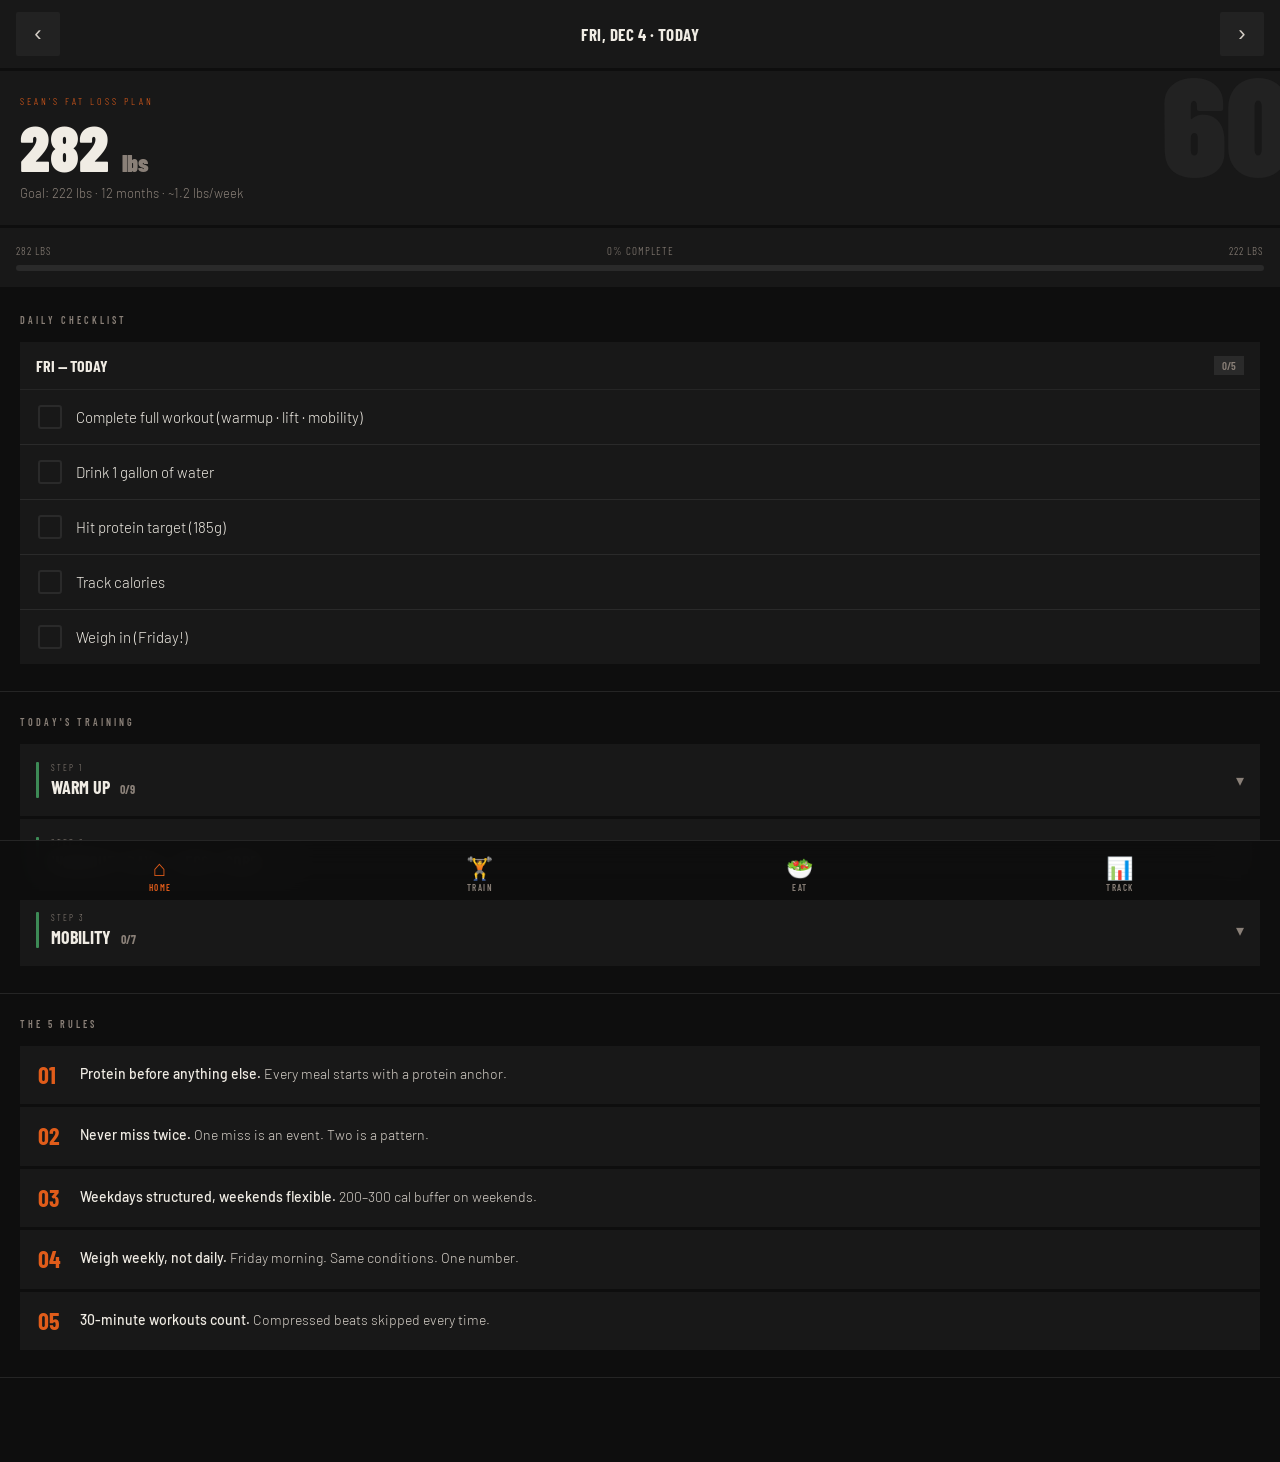
<file: index.html>
<!DOCTYPE html>
<html lang="en">
<head>
<meta charset="UTF-8">
<meta name="viewport" content="width=device-width, initial-scale=1.0, viewport-fit=cover">
<meta name="apple-mobile-web-app-capable" content="yes">
<meta name="apple-mobile-web-app-status-bar-style" content="black-translucent">
<title>Lose 60 · Sean's Plan</title>
<link href="https://fonts.googleapis.com/css2?family=Barlow+Condensed:wght@400;600;700;900&family=Barlow:wght@300;400;500&display=swap" rel="stylesheet">
<link rel="stylesheet" href="styles.css">
</head>
<body>

<!-- PAGE: HOME -->
<div class="page active" id="page-home">
  <div id="date-picker"></div>
  <div class="hero-block">
    <div class="hero-label">Sean's Fat Loss Plan</div>
    <div class="hero-weight" id="hero-current">282 <span>lbs</span></div>
    <div class="hero-goal">Goal: 222 lbs · 12 months · ~1.2 lbs/week</div>
  </div>

  <div id="home-progress-wrap" style="background:var(--surface);padding:16px;margin-bottom:3px;">
    <div class="progress-label">
      <span>282 lbs</span>
      <span id="home-progress-pct">0% complete</span>
      <span>222 lbs</span>
    </div>
    <div class="progress-track"><div class="progress-fill" id="home-progress-fill" style="width:0%"></div></div>
  </div>

  <div class="section">
    <div class="section-label">Daily Checklist</div>
    <div id="today-check"></div>
  </div>

  <div class="section">
    <div class="section-label">Today's Training</div>
    <div id="today-training"></div>
  </div>

  <div class="section">
    <div class="section-label">The 5 Rules</div>
    <div class="rule-item"><div class="rule-num">01</div><div class="rule-text"><strong>Protein before anything else.</strong> Every meal starts with a protein anchor.</div></div>
    <div class="rule-item"><div class="rule-num">02</div><div class="rule-text"><strong>Never miss twice.</strong> One miss is an event. Two is a pattern.</div></div>
    <div class="rule-item"><div class="rule-num">03</div><div class="rule-text"><strong>Weekdays structured, weekends flexible.</strong> 200–300 cal buffer on weekends.</div></div>
    <div class="rule-item"><div class="rule-num">04</div><div class="rule-text"><strong>Weigh weekly, not daily.</strong> Friday morning. Same conditions. One number.</div></div>
    <div class="rule-item"><div class="rule-num">05</div><div class="rule-text"><strong>30-minute workouts count.</strong> Compressed beats skipped every time.</div></div>
  </div>
</div>

<!-- PAGE: TRAIN -->
<div class="page" id="page-train">
  <div class="page-header">
    <div class="eyebrow">Warmup · Workout · Mobility</div>
    <div class="page-title">Train<em>ing</em></div>
    <div class="page-sub">Select your day. Everything in order — warmup first, then the lift, then mobility.</div>
  </div>

  <div class="section" style="padding-bottom:0;">
    <div class="section-label">Weekly Schedule</div>
    <div class="week-grid">
      <div class="day-block lift-a"><div class="db-day">Mon</div><div class="db-type">Push</div><div class="db-detail">Chest<br>Shoulder<br>Tri</div></div>
      <div class="day-block cardio"><div class="db-day">Tue</div><div class="db-type">Bike</div><div class="db-detail">Zone 2<br>35–45m</div></div>
      <div class="day-block lift-b"><div class="db-day">Wed</div><div class="db-type">Pull</div><div class="db-detail">Back<br>Bi<br>Rear delt</div></div>
      <div class="day-block rest"><div class="db-day">Thu</div><div class="db-type">Rest</div><div class="db-detail">Walk if<br>possible</div></div>
      <div class="day-block lift-c"><div class="db-day">Fri</div><div class="db-type">Legs</div><div class="db-detail">Legs<br>+ Core</div></div>
      <div class="day-block cardio"><div class="db-day">Sat</div><div class="db-type">Bike</div><div class="db-detail">Zone 2<br>or HIIT</div></div>
      <div class="day-block flex"><div class="db-day">Sun</div><div class="db-type">Flex</div><div class="db-detail">Rest<br>or makeup</div></div>
    </div>
    <p style="font-size:12px;color:var(--ink3);padding:0 0 20px;">Cardio gets dropped first on hard weeks — not lifts. One rest day minimum between each lift session.</p>

    <div class="day-tabs">
      <button class="day-tab act-a" onclick="showDay('a',this,'act-a')">Day A · Push</button>
      <button class="day-tab" onclick="showDay('b',this,'act-b')">Day B · Pull</button>
      <button class="day-tab" onclick="showDay('c',this,'act-c')">Day C · Legs</button>
    </div>
  </div>

  <!-- ═══ DAY A: PUSH ═══ -->
  <div class="day-panel active" id="day-a">

    <!-- WARMUP A -->
    <div class="section">
      <div class="phase-banner orange">
        <div class="pb-step">Step 1</div>
        <div class="pb-name">Warm Up · ~10 min</div>
        <div class="pb-count" id="cnt-a-wu">0/6</div>
      </div>
      <div style="height:12px;"></div>
      <div class="shared-warmup" data-check-id="a-wu-0" onclick="toggleMovement(this,'a')">
        <div class="shared-warmup-inner">
          <div class="mov-check"></div>
          <div>
            <div class="sw-label">Phase 1 · 3 min</div>
            <strong style="font-size:13px;color:var(--ink);">Easy Peloton spin</strong>
            <p style="margin-top:4px;font-size:12px;">No resistance. HR 60→90 bpm. Or march with high knees for 3 min.</p>
          </div>
        </div>
      </div>
      <div class="warmup-step" data-check-id="a-wu-1" onclick="toggleMovement(this,'a')"><div class="mov-check"></div><div class="ws-num">01</div><div><div class="ws-name">Arm Circles</div><div class="ws-desc">Big slow circles forward then backward. Gradually increase size. Mobilizes shoulder capsule before it goes under load.</div></div><div class="ws-dose">10+10<br>each dir</div></div>
      <div class="warmup-step" data-check-id="a-wu-2" onclick="toggleMovement(this,'a')"><div class="mov-check"></div><div class="ws-num">02</div><div><div class="ws-name">Band Pull-Apart</div><div class="ws-desc">Hold band at shoulder width, pull apart to chest. Activates rear delts and external rotators that stabilize your shoulder during pressing.</div></div><div class="ws-dose">15 reps<br>slow</div></div>
      <div class="warmup-step" data-check-id="a-wu-3" onclick="toggleMovement(this,'a')"><div class="mov-check"></div><div class="ws-num">03</div><div><div class="ws-name">Wall Slides</div><div class="ws-desc">Back against wall, arms in goalpost, slide overhead keeping wall contact. Where you lose contact is your mobility limit — work to it, not through it.</div></div><div class="ws-dose">10 reps<br>2s up/dn</div></div>
      <div class="warmup-step" data-check-id="a-wu-4" onclick="toggleMovement(this,'a')"><div class="mov-check"></div><div class="ws-num">04</div><div><div class="ws-name">Thoracic Rotation</div><div class="ws-desc">Sit on floor, knees bent, hands behind head. Rotate upper back left and right. The thoracic spine is what moves during pressing — frozen upper backs cause shoulder pain.</div></div><div class="ws-dose">8/side<br>1s hold</div></div>
      <div class="warmup-step" data-check-id="a-wu-5" onclick="toggleMovement(this,'a')"><div class="mov-check"></div><div class="ws-num">05</div><div><div class="ws-name">Push-Up Walkout</div><div class="ws-desc">Stand, fold forward, walk hands to push-up position, do one slow push-up (3 sec down), walk back up. Confirms shoulder is tracking correctly before you add weight.</div></div><div class="ws-dose">5 reps<br>3s lower</div></div>
    </div>

    <!-- WORKOUT A -->
    <div class="section">
      <div class="phase-banner" style="background:var(--orange);">
        <div class="pb-step">Step 2</div>
        <div class="pb-name">Workout · ~45 min · Push</div>
        <div class="pb-count" id="cnt-a-ex">0/6</div>
      </div>
      <p style="margin-top:14px;font-size:12px;">3 sets · 8–12 reps · 60–75 sec rest between sets.</p>
      <table class="ex-table" style="margin-top:10px;">
        <thead><tr><th style="width:50%">Exercise</th><th>Sets</th><th>Gear</th></tr></thead>
        <tbody>
          <tr data-check-id="a-ex-0" onclick="toggleMovement(this,'a')">
            <td>
              <div class="ex-row-inner"><div class="mov-check"></div><div><div class="ex-name">DB Floor Press</div><div class="ex-note">Floor limits range — protects shoulders. Start 35–40 lbs/hand.</div></div></div>
              <div class="ex-weight-wrap" onclick="event.stopPropagation()"><input class="ex-weight-input" type="number" placeholder="lbs" data-key="db-floor-press" onblur="saveWeight(this)" onkeydown="if(event.key==='Enter')saveWeight(this)"><span class="ex-weight-label">last wt</span></div>
            </td>
            <td class="ex-sets">3×8–12</td><td><span class="tag">DB</span></td>
          </tr>
          <tr data-check-id="a-ex-1" onclick="toggleMovement(this,'a')">
            <td>
              <div class="ex-row-inner"><div class="mov-check"></div><div><div class="ex-name">DB Overhead Press</div><div class="ex-note">Start seated if balance is an issue. ~25–30 lbs.</div></div></div>
              <div class="ex-weight-wrap" onclick="event.stopPropagation()"><input class="ex-weight-input" type="number" placeholder="lbs" data-key="db-overhead-press" onblur="saveWeight(this)" onkeydown="if(event.key==='Enter')saveWeight(this)"><span class="ex-weight-label">last wt</span></div>
            </td>
            <td class="ex-sets">3×8–12</td><td><span class="tag">DB</span></td>
          </tr>
          <tr data-check-id="a-ex-2" onclick="toggleMovement(this,'a')">
            <td>
              <div class="ex-row-inner"><div class="mov-check"></div><div><div class="ex-name">Incline DB Press</div><div class="ex-note">Lean against couch or use pillows for angle.</div></div></div>
              <div class="ex-weight-wrap" onclick="event.stopPropagation()"><input class="ex-weight-input" type="number" placeholder="lbs" data-key="incline-db-press" onblur="saveWeight(this)" onkeydown="if(event.key==='Enter')saveWeight(this)"><span class="ex-weight-label">last wt</span></div>
            </td>
            <td class="ex-sets">3×10–12</td><td><span class="tag">DB</span></td>
          </tr>
          <tr data-check-id="a-ex-3" onclick="toggleMovement(this,'a')">
            <td>
              <div class="ex-row-inner"><div class="mov-check"></div><div><div class="ex-name">Lateral Raises</div><div class="ex-note">10–15 lbs is plenty — go lighter than you think.</div></div></div>
              <div class="ex-weight-wrap" onclick="event.stopPropagation()"><input class="ex-weight-input" type="number" placeholder="lbs" data-key="lateral-raises" onblur="saveWeight(this)" onkeydown="if(event.key==='Enter')saveWeight(this)"><span class="ex-weight-label">last wt</span></div>
            </td>
            <td class="ex-sets">3×12–15</td><td><span class="tag">DB</span></td>
          </tr>
          <tr data-check-id="a-ex-4" onclick="toggleMovement(this,'a')">
            <td>
              <div class="ex-row-inner"><div class="mov-check"></div><div><div class="ex-name">Band Tricep Pushdown</div><div class="ex-note">Anchor band overhead in doorframe.</div></div></div>
            </td>
            <td class="ex-sets">3×12–15</td><td><span class="tag">Band</span></td>
          </tr>
          <tr data-check-id="a-ex-5" onclick="toggleMovement(this,'a')">
            <td>
              <div class="ex-row-inner"><div class="mov-check"></div><div><div class="ex-name">Push-Ups</div><div class="ex-note">To failure. Knees OK — stop when form breaks.</div></div></div>
            </td>
            <td class="ex-sets">2×AMRAP</td><td><span class="tag">BW</span></td>
          </tr>
        </tbody>
      </table>
    </div>

    <!-- MOBILITY A -->
    <div class="section">
      <div class="phase-banner green">
        <div class="pb-step">Step 3</div>
        <div class="pb-name">Mobility · ~5 min</div>
        <div class="pb-count" id="cnt-a-mob">0/4</div>
      </div>
      <p style="margin-top:14px;font-size:12px;">Hold each 30–45 sec. Breathe into the stretch — don't force range.</p>
      <div class="mob-item" style="margin-top:10px;" data-check-id="a-mob-0" onclick="toggleMovement(this,'a')">
        <div class="mob-item-inner"><div class="mov-check"></div><div>
          <div class="mob-name">Doorframe Chest Stretch</div>
          <div class="mob-how">Forearms on frame at 90°, step forward until chest and front shoulder open. Critical after pressing — sitting + carrying kids tighten the anterior shoulder.</div>
          <div class="mob-dose">45s hold</div>
        </div></div>
      </div>
      <div class="mob-item" data-check-id="a-mob-1" onclick="toggleMovement(this,'a')">
        <div class="mob-item-inner"><div class="mov-check"></div><div>
          <div class="mob-name">Thoracic Extension over Rolled Towel</div>
          <div class="mob-how">Roll a bath towel tightly. Place at mid-back horizontally, support head with hands, gently extend over it. Move it up and down the thoracic spine.</div>
          <div class="mob-dose">60–90s, move up spine</div>
        </div></div>
      </div>
      <div class="mob-item" data-check-id="a-mob-2" onclick="toggleMovement(this,'a')">
        <div class="mob-item-inner"><div class="mov-check"></div><div>
          <div class="mob-name">Child's Pose with Lat Reach</div>
          <div class="mob-how">Kneel, sit back toward heels, arms extended. Walk hands to one side — hold, switch. Decompresses spine and opens lats.</div>
          <div class="mob-dose">30s center + each side</div>
        </div></div>
      </div>
      <div class="mob-item" data-check-id="a-mob-3" onclick="toggleMovement(this,'a')">
        <div class="mob-item-inner"><div class="mov-check"></div><div>
          <div class="mob-name">Pigeon Pose / Figure-4</div>
          <div class="mob-how">On back: cross one ankle over opposite knee, pull both legs toward chest. Hip tightness is the root cause of most lower back pain. Do this every day you lift.</div>
          <div class="mob-dose">30–45s each side</div>
        </div></div>
      </div>
    </div>
  </div>

  <!-- ═══ DAY B: PULL ═══ -->
  <div class="day-panel" id="day-b">

    <!-- WARMUP B -->
    <div class="section">
      <div class="phase-banner orange">
        <div class="pb-step">Step 1</div>
        <div class="pb-name">Warm Up · ~10 min</div>
        <div class="pb-count" id="cnt-b-wu">0/6</div>
      </div>
      <div style="height:12px;"></div>
      <div class="shared-warmup" data-check-id="b-wu-0" onclick="toggleMovement(this,'b')">
        <div class="shared-warmup-inner">
          <div class="mov-check"></div>
          <div>
            <div class="sw-label">Phase 1 · 3 min</div>
            <strong style="font-size:13px;color:var(--ink);">Easy Peloton spin</strong>
            <p style="margin-top:4px;font-size:12px;">No resistance. HR 60→90 bpm. Or march with high knees for 3 min.</p>
          </div>
        </div>
      </div>
      <div class="warmup-step" data-check-id="b-wu-1" onclick="toggleMovement(this,'b')"><div class="mov-check"></div><div class="ws-num">01</div><div><div class="ws-name">Cat-Cow</div><div class="ws-desc">On hands and knees, alternate arching back up (cat) and letting it sag (cow). Warms up the entire spine for the hinge position held throughout pull day.</div></div><div class="ws-dose">10 reps<br>slow</div></div>
      <div class="warmup-step" data-check-id="b-wu-2" onclick="toggleMovement(this,'b')"><div class="mov-check"></div><div class="ws-num">02</div><div><div class="ws-name">Band Pull-Apart</div><div class="ws-desc">Rear delt activation before rowing prevents shoulder impingement. Do this every lifting day without exception.</div></div><div class="ws-dose">15 reps<br>slow</div></div>
      <div class="warmup-step" data-check-id="b-wu-3" onclick="toggleMovement(this,'b')"><div class="mov-check"></div><div class="ws-num">03</div><div><div class="ws-name">Hip Hinge (broom handle)</div><div class="ws-desc">Hold broom handle against spine touching head, upper back, and tailbone simultaneously. Hinge forward maintaining all 3 contact points. This is the row position — most people round because they've never felt the correct hinge.</div></div><div class="ws-dose">10 reps<br>slow</div></div>
      <div class="warmup-step" data-check-id="b-wu-4" onclick="toggleMovement(this,'b')"><div class="mov-check"></div><div class="ws-num">04</div><div><div class="ws-name">Scapular Retractions</div><div class="ws-desc">Arms extended, squeeze shoulder blades together without bending elbows. This initiates every row — if you can't isolate it here, you won't use it under load.</div></div><div class="ws-dose">15 reps<br>2s hold</div></div>
      <div class="warmup-step" data-check-id="b-wu-5" onclick="toggleMovement(this,'b')"><div class="mov-check"></div><div class="ws-num">05</div><div><div class="ws-name">Dead Bug (slow)</div><div class="ws-desc">On back, arms up, knees 90°. Lower one arm + opposite leg toward floor while pressing lower back flat. Activates deep core needed to stabilize during bent rows.</div></div><div class="ws-dose">6/side<br>3s lower</div></div>
    </div>

    <!-- WORKOUT B -->
    <div class="section">
      <div class="phase-banner" style="background:var(--pink);">
        <div class="pb-step">Step 2</div>
        <div class="pb-name">Workout · ~45 min · Pull</div>
        <div class="pb-count" id="cnt-b-ex">0/6</div>
      </div>
      <p style="margin-top:14px;font-size:12px;">3 sets · 8–12 reps · 60–75 sec rest. Initiate every row with your back, not your biceps.</p>
      <table class="ex-table" style="margin-top:10px;">
        <thead><tr><th style="width:50%">Exercise</th><th>Sets</th><th>Gear</th></tr></thead>
        <tbody>
          <tr data-check-id="b-ex-0" onclick="toggleMovement(this,'b')">
            <td>
              <div class="ex-row-inner"><div class="mov-check"></div><div><div class="ex-name">DB Bent-Over Row</div><div class="ex-note">Brace on chair for stability. Shoulder blades to back pockets.</div></div></div>
              <div class="ex-weight-wrap" onclick="event.stopPropagation()"><input class="ex-weight-input" type="number" placeholder="lbs" data-key="db-bent-over-row" onblur="saveWeight(this)" onkeydown="if(event.key==='Enter')saveWeight(this)"><span class="ex-weight-label">last wt</span></div>
            </td>
            <td class="ex-sets">3×8–12</td><td><span class="tag">DB</span></td>
          </tr>
          <tr data-check-id="b-ex-1" onclick="toggleMovement(this,'b')">
            <td>
              <div class="ex-row-inner"><div class="mov-check"></div><div><div class="ex-name">Band Pull-Apart</div><div class="ex-note">Shoulder width, pull to chest. Rear delts every day.</div></div></div>
            </td>
            <td class="ex-sets">3×15</td><td><span class="tag">Band</span></td>
          </tr>
          <tr data-check-id="b-ex-2" onclick="toggleMovement(this,'b')">
            <td>
              <div class="ex-row-inner"><div class="mov-check"></div><div><div class="ex-name">DB Reverse Fly</div><div class="ex-note">Hinge at hips, arms wide — hits rear delts hard.</div></div></div>
              <div class="ex-weight-wrap" onclick="event.stopPropagation()"><input class="ex-weight-input" type="number" placeholder="lbs" data-key="db-reverse-fly" onblur="saveWeight(this)" onkeydown="if(event.key==='Enter')saveWeight(this)"><span class="ex-weight-label">last wt</span></div>
            </td>
            <td class="ex-sets">3×12</td><td><span class="tag">DB</span></td>
          </tr>
          <tr data-check-id="b-ex-3" onclick="toggleMovement(this,'b')">
            <td>
              <div class="ex-row-inner"><div class="mov-check"></div><div><div class="ex-name">Band Seated Row</div><div class="ex-note">Loop around feet, sit on floor, row to stomach.</div></div></div>
            </td>
            <td class="ex-sets">3×12–15</td><td><span class="tag">Band</span></td>
          </tr>
          <tr data-check-id="b-ex-4" onclick="toggleMovement(this,'b')">
            <td>
              <div class="ex-row-inner"><div class="mov-check"></div><div><div class="ex-name">DB Hammer Curl</div><div class="ex-note">Neutral grip — builds bicep + brachialis.</div></div></div>
              <div class="ex-weight-wrap" onclick="event.stopPropagation()"><input class="ex-weight-input" type="number" placeholder="lbs" data-key="db-hammer-curl" onblur="saveWeight(this)" onkeydown="if(event.key==='Enter')saveWeight(this)"><span class="ex-weight-label">last wt</span></div>
            </td>
            <td class="ex-sets">3×10–12</td><td><span class="tag">DB</span></td>
          </tr>
          <tr data-check-id="b-ex-5" onclick="toggleMovement(this,'b')">
            <td>
              <div class="ex-row-inner"><div class="mov-check"></div><div><div class="ex-name">DB Shrug</div><div class="ex-note">Full pause at top, slow lower.</div></div></div>
              <div class="ex-weight-wrap" onclick="event.stopPropagation()"><input class="ex-weight-input" type="number" placeholder="lbs" data-key="db-shrug" onblur="saveWeight(this)" onkeydown="if(event.key==='Enter')saveWeight(this)"><span class="ex-weight-label">last wt</span></div>
            </td>
            <td class="ex-sets">2×12</td><td><span class="tag">DB</span></td>
          </tr>
        </tbody>
      </table>
    </div>

    <!-- MOBILITY B -->
    <div class="section">
      <div class="phase-banner green">
        <div class="pb-step">Step 3</div>
        <div class="pb-name">Mobility · ~5 min</div>
        <div class="pb-count" id="cnt-b-mob">0/4</div>
      </div>
      <p style="margin-top:14px;font-size:12px;">Hold each 30–45 sec. Breathe into the stretch — don't force range.</p>
      <div class="mob-item" style="margin-top:10px;" data-check-id="b-mob-0" onclick="toggleMovement(this,'b')">
        <div class="mob-item-inner"><div class="mov-check"></div><div>
          <div class="mob-name">Child's Pose with Lat Reach</div>
          <div class="mob-how">Kneel, sit back toward heels, arms extended. Walk hands to one side — hold, switch. Decompresses spine and opens lats that tighten from rowing.</div>
          <div class="mob-dose">30s center + each side</div>
        </div></div>
      </div>
      <div class="mob-item" data-check-id="b-mob-1" onclick="toggleMovement(this,'b')">
        <div class="mob-item-inner"><div class="mov-check"></div><div>
          <div class="mob-name">Thoracic Extension over Rolled Towel</div>
          <div class="mob-how">Place towel roll at mid-back, support head with hands, extend over it. Move up and down the thoracic spine. Undoes the hinge position held during pull day.</div>
          <div class="mob-dose">60–90s, move up spine</div>
        </div></div>
      </div>
      <div class="mob-item" data-check-id="b-mob-2" onclick="toggleMovement(this,'b')">
        <div class="mob-item-inner"><div class="mov-check"></div><div>
          <div class="mob-name">Single-Leg Hamstring Stretch</div>
          <div class="mob-how">One heel on a chair at hip height, leg straight, hinge forward from hips. Keep back flat. The hip hinge position tightens hamstrings over time.</div>
          <div class="mob-dose">30–45s each side</div>
        </div></div>
      </div>
      <div class="mob-item" data-check-id="b-mob-3" onclick="toggleMovement(this,'b')">
        <div class="mob-item-inner"><div class="mov-check"></div><div>
          <div class="mob-name">Pigeon Pose / Figure-4</div>
          <div class="mob-how">On back: cross one ankle over opposite knee, pull both legs toward chest. Do this every day you lift, without exception.</div>
          <div class="mob-dose">30–45s each side</div>
        </div></div>
      </div>
    </div>
  </div>

  <!-- ═══ DAY C: LEGS ═══ -->
  <div class="day-panel" id="day-c">

    <!-- WARMUP C -->
    <div class="section">
      <div class="phase-banner orange">
        <div class="pb-step">Step 1</div>
        <div class="pb-name">Warm Up · ~10 min</div>
        <div class="pb-count" id="cnt-c-wu">0/6</div>
      </div>
      <div style="height:12px;"></div>
      <div class="shared-warmup" data-check-id="c-wu-0" onclick="toggleMovement(this,'c')">
        <div class="shared-warmup-inner">
          <div class="mov-check"></div>
          <div>
            <div class="sw-label">Phase 1 · 3 min</div>
            <strong style="font-size:13px;color:var(--ink);">Easy Peloton spin</strong>
            <p style="margin-top:4px;font-size:12px;">No resistance. HR 60→90 bpm. Or march with high knees for 3 min.</p>
          </div>
        </div>
      </div>
      <div class="warmup-step" data-check-id="c-wu-1" onclick="toggleMovement(this,'c')"><div class="mov-check"></div><div class="ws-num">01</div><div><div class="ws-name">Glute Bridge</div><div class="ws-desc">On back, feet flat, drive hips to ceiling, squeeze at top. Wakes up the glutes — if they're inhibited, your lower back does all the squatting work instead.</div></div><div class="ws-dose">15 reps<br>2s hold</div></div>
      <div class="warmup-step" data-check-id="c-wu-2" onclick="toggleMovement(this,'c')"><div class="mov-check"></div><div class="ws-num">02</div><div><div class="ws-name">90/90 Hip Rotations</div><div class="ws-desc">Sit on floor, both knees bent 90°, one leg front and one to side. Rotate hips so legs switch. Opens the hip joint in all directions — needed for squats and RDLs.</div></div><div class="ws-dose">8/side<br>slow</div></div>
      <div class="warmup-step" data-check-id="c-wu-3" onclick="toggleMovement(this,'c')"><div class="mov-check"></div><div class="ws-num">03</div><div><div class="ws-name">World's Greatest Stretch</div><div class="ws-desc">Deep lunge, same-side hand on floor, rotate top arm toward ceiling, hold and switch. Hits hip flexors, thoracic rotation, hamstrings, and ankle mobility in one movement.</div></div><div class="ws-dose">5/side<br>3s hold</div></div>
      <div class="warmup-step" data-check-id="c-wu-4" onclick="toggleMovement(this,'c')"><div class="mov-check"></div><div class="ws-num">04</div><div><div class="ws-name">Band Lateral Walk</div><div class="ws-desc">Band around ankles, slight squat, 10 steps each direction. Activates hip abductors that stabilize knees during squats. Knee cave is almost always weak hip abductors.</div></div><div class="ws-dose">10/side<br>stay low</div></div>
      <div class="warmup-step" data-check-id="c-wu-5" onclick="toggleMovement(this,'c')"><div class="mov-check"></div><div class="ws-num">05</div><div><div class="ws-name">Bodyweight Goblet Squat</div><div class="ws-desc">Hands clasped at chest, squat to depth, pause 2 sec at bottom. Pattern rehearsal. If something feels wrong here — hip pinch, knee tracking, heel rise — fix it before adding weight.</div></div><div class="ws-dose">8 reps<br>2s pause</div></div>
    </div>

    <!-- WORKOUT C -->
    <div class="section">
      <div class="phase-banner" style="background:var(--green);">
        <div class="pb-step">Step 2</div>
        <div class="pb-name">Workout · ~45 min · Legs + Core</div>
        <div class="pb-count" id="cnt-c-ex">0/6</div>
      </div>
      <p style="margin-top:14px;font-size:12px;">3 sets · 10–12 reps · 60–75 sec rest. Don't rush the RDL — feel the hamstring stretch.</p>
      <table class="ex-table" style="margin-top:10px;">
        <thead><tr><th style="width:50%">Exercise</th><th>Sets</th><th>Gear</th></tr></thead>
        <tbody>
          <tr data-check-id="c-ex-0" onclick="toggleMovement(this,'c')">
            <td>
              <div class="ex-row-inner"><div class="mov-check"></div><div><div class="ex-name">Goblet Squat</div><div class="ex-note">Hold one DB at chest. Go to depth. 2 sec pause at bottom.</div></div></div>
              <div class="ex-weight-wrap" onclick="event.stopPropagation()"><input class="ex-weight-input" type="number" placeholder="lbs" data-key="goblet-squat" onblur="saveWeight(this)" onkeydown="if(event.key==='Enter')saveWeight(this)"><span class="ex-weight-label">last wt</span></div>
            </td>
            <td class="ex-sets">3×10–12</td><td><span class="tag">DB</span></td>
          </tr>
          <tr data-check-id="c-ex-1" onclick="toggleMovement(this,'c')">
            <td>
              <div class="ex-row-inner"><div class="mov-check"></div><div><div class="ex-name">Romanian Deadlift</div><div class="ex-note">Hinge, soft knee bend, feel the hamstring stretch.</div></div></div>
              <div class="ex-weight-wrap" onclick="event.stopPropagation()"><input class="ex-weight-input" type="number" placeholder="lbs" data-key="romanian-deadlift" onblur="saveWeight(this)" onkeydown="if(event.key==='Enter')saveWeight(this)"><span class="ex-weight-label">last wt</span></div>
            </td>
            <td class="ex-sets">3×10–12</td><td><span class="tag">DB</span></td>
          </tr>
          <tr data-check-id="c-ex-2" onclick="toggleMovement(this,'c')">
            <td>
              <div class="ex-row-inner"><div class="mov-check"></div><div><div class="ex-name">Reverse Lunge</div><div class="ex-note">Step back not forward — easier on knees, more glute.</div></div></div>
              <div class="ex-weight-wrap" onclick="event.stopPropagation()"><input class="ex-weight-input" type="number" placeholder="lbs" data-key="reverse-lunge" onblur="saveWeight(this)" onkeydown="if(event.key==='Enter')saveWeight(this)"><span class="ex-weight-label">last wt</span></div>
            </td>
            <td class="ex-sets">3×10/leg</td><td><span class="tag">DB</span></td>
          </tr>
          <tr data-check-id="c-ex-3" onclick="toggleMovement(this,'c')">
            <td>
              <div class="ex-row-inner"><div class="mov-check"></div><div><div class="ex-name">Band Lateral Walk</div><div class="ex-note">Band ankles, squat position, 10 steps each way.</div></div></div>
            </td>
            <td class="ex-sets">3×10 ea</td><td><span class="tag">Band</span></td>
          </tr>
          <tr data-check-id="c-ex-4" onclick="toggleMovement(this,'c')">
            <td>
              <div class="ex-row-inner"><div class="mov-check"></div><div><div class="ex-name">Plank</div><div class="ex-note">Stop when hips drop, not before.</div></div></div>
            </td>
            <td class="ex-sets">3×30–45s</td><td><span class="tag">BW</span></td>
          </tr>
          <tr data-check-id="c-ex-5" onclick="toggleMovement(this,'c')">
            <td>
              <div class="ex-row-inner"><div class="mov-check"></div><div><div class="ex-name">Dead Bug</div><div class="ex-note">Slow. Press lower back into floor the whole time.</div></div></div>
            </td>
            <td class="ex-sets">3×8/side</td><td><span class="tag">BW</span></td>
          </tr>
        </tbody>
      </table>
      <div class="callout" style="margin-top:10px;"><strong>Heads up:</strong> Goblet squats and RDLs at 50 lbs will be genuinely challenging at first. Don't chase weight until patterns feel natural.</div>
    </div>

    <!-- MOBILITY C -->
    <div class="section">
      <div class="phase-banner green">
        <div class="pb-step">Step 3</div>
        <div class="pb-name">Mobility · ~5 min</div>
        <div class="pb-count" id="cnt-c-mob">0/4</div>
      </div>
      <p style="margin-top:14px;font-size:12px;">Hold each 30–45 sec. Muscles are warm — this is when stretching actually improves range.</p>
      <div class="mob-item" style="margin-top:10px;" data-check-id="c-mob-0" onclick="toggleMovement(this,'c')">
        <div class="mob-item-inner"><div class="mov-check"></div><div>
          <div class="mob-name">Pigeon Pose / Figure-4</div>
          <div class="mob-how">On back: cross one ankle over opposite knee, pull both legs toward chest. The single most important stretch in this plan. Hip tightness after leg day accumulates fast — flush it every time.</div>
          <div class="mob-dose">45s each side</div>
        </div></div>
      </div>
      <div class="mob-item" data-check-id="c-mob-1" onclick="toggleMovement(this,'c')">
        <div class="mob-item-inner"><div class="mov-check"></div><div>
          <div class="mob-name">Single-Leg Hamstring Stretch</div>
          <div class="mob-how">One heel on chair at hip height, leg straight, hinge forward from hips. Keep back flat. Your hamstrings just did a lot of work — give them a full stretch.</div>
          <div class="mob-dose">30–45s each side</div>
        </div></div>
      </div>
      <div class="mob-item" data-check-id="c-mob-2" onclick="toggleMovement(this,'c')">
        <div class="mob-item-inner"><div class="mov-check"></div><div>
          <div class="mob-name">90/90 Hip Rotations</div>
          <div class="mob-how">Sit on floor, both knees bent 90°. Rotate hips so legs switch sides. Restores hip rotation range that squats and lunges compress.</div>
          <div class="mob-dose">8/side, slow</div>
        </div></div>
      </div>
      <div class="mob-item" data-check-id="c-mob-3" onclick="toggleMovement(this,'c')">
        <div class="mob-item-inner"><div class="mov-check"></div><div>
          <div class="mob-name">Thoracic Extension over Rolled Towel</div>
          <div class="mob-how">Place towel roll at mid-back, support head with hands, extend over it. Even on leg day — the goblet squat loads the thoracic spine. Keep it mobile.</div>
          <div class="mob-dose">60s, move up spine</div>
        </div></div>
      </div>
    </div>
  </div>

  <!-- PELOTON + PROGRESSION (always visible below day panels) -->
  <div class="section">
    <div class="section-label">Peloton Protocol</div>
    <div class="pelo-grid">
      <div class="pelo-card">
        <div class="pelo-label">Tuesday · Primary</div>
        <div class="pelo-title">Zone 2</div>
        <div class="pelo-body">35–45 min · 60–70% max HR (~114–133 bpm). Conversational pace. No sprints. <strong>Highest fat oxidation zone.</strong></div>
      </div>
      <div class="pelo-card">
        <div class="pelo-label">Saturday · Variable</div>
        <div class="pelo-title">Zone 2 or HIIT</div>
        <div class="pelo-body"><strong>Weeks 1–6:</strong> Zone 2 both days.<br><strong>Weeks 7+:</strong> Alternate. Don't HIIT before legs. Family walk = counts.</div>
      </div>
    </div>
  </div>

  <div class="section">
    <div class="section-label">Progression Rule</div>
    <div class="accent-bar">
      <p><strong>Complete all 3 sets at the top of the rep range with clean form → add 5 lbs.</strong> You'll drop back to 8–9 reps. Work back up. When you max 50 lbs, switch to slow tempo (3 sec down) or add band resistance.</p>
    </div>
  </div>

  <div class="section">
    <div class="section-label">Optional · Rest Day Flow</div>
    <div class="accent-bar blue">
      <p>90/90 Hip Rotations · World's Greatest Stretch · Cat-Cow · Doorframe Chest Stretch · Pigeon / Figure-4 · Thoracic Towel Extension</p>
      <p style="margin-top:6px;"><strong>~10 min. Do them in order.</strong></p>
    </div>
  </div>
</div>

<!-- PAGE: NUTRITION -->
<div class="page" id="page-nutrition">
  <div class="page-header">
    <div class="eyebrow">Macros · Protein · Hydration</div>
    <div class="page-title">Nutri<em>tion</em></div>
    <div class="page-sub">Calories first. Macros second. Protein anchor every meal.</div>
  </div>

  <div class="section">
    <div class="section-label">Daily Calories</div>
    <div class="stat-grid">
      <div class="stat-block"><div class="stat-num">2,100<em> cal</em></div><div class="stat-desc">Training days</div></div>
      <div class="stat-block"><div class="stat-num">1,900<em> cal</em></div><div class="stat-desc">Rest days</div></div>
      <div class="stat-block"><div class="stat-num">2,300<em> cal</em></div><div class="stat-desc">High-effort days</div></div>
      <div class="stat-block"><div class="stat-num">1,800<em> cal</em></div><div class="stat-desc">Never go below</div></div>
    </div>
    <p>Maintenance at your size is ~2,700–2,900 cal/day. The 600–800 cal deficit puts you at 1–1.5 lbs/week. The weekly average is what matters — not any single day.</p>
  </div>

  <div class="section">
    <div class="section-label">Macros</div>
    <div class="macro-row">
      <div class="macro-card p">
        <div class="macro-num">185</div><div class="macro-g">g · 740 cal</div>
        <div class="macro-name">Protein</div>
        <div class="macro-note">Floor is 160g. Target is 185g. Build every meal around this.</div>
      </div>
      <div class="macro-card c">
        <div class="macro-num">175</div><div class="macro-g">g · 700 cal</div>
        <div class="macro-name">Carbs</div>
        <div class="macro-note">Prioritize around workouts. Not the enemy.</div>
      </div>
      <div class="macro-card f">
        <div class="macro-num">73</div><div class="macro-g">g · 660 cal</div>
        <div class="macro-name">Fat</div>
        <div class="macro-note">Don't go below 60g. Regulates hormones + keeps you full.</div>
      </div>
    </div>
    <p style="font-size:12px;">Track with Cronometer or Macro Factor for 8 weeks minimum. After that you'll eyeball it.</p>
  </div>

  <div class="section">
    <div class="section-label">Hitting Protein · The Real Fix</div>
    <h3>Protein Anchor Method</h3>
    <p>Plan meals <em>from</em> the protein source outward. Choose protein first, build the rest of the meal around it. Morning whey shake = 25g before you've made a single decision.</p>
    <table class="food-table">
      <tr><td>Greek yogurt (1 cup, 2%)</td><td>17–20g</td></tr>
      <tr><td>3 large eggs</td><td>18g</td></tr>
      <tr><td>Ground turkey (4 oz cooked)</td><td>28g</td></tr>
      <tr><td>Chicken breast (6 oz cooked)</td><td>40g</td></tr>
      <tr><td>Cottage cheese (1 cup, low-fat)</td><td>28g</td></tr>
      <tr><td>Whey protein shake (1 scoop)</td><td>24–27g</td></tr>
      <tr><td>Canned tuna (5 oz can)</td><td>30–33g</td></tr>
      <tr><td>93% lean ground beef (4 oz)</td><td>28g</td></tr>
    </table>
    <div class="accent-bar">
      <p><strong>Sample day hitting 185g:</strong> Morning shake + eggs = 44g · Greek yogurt mid-morning = 18g · Chicken + cottage cheese at lunch = 68g · Ground turkey dinner = 28g · Evening cottage cheese = 27g · Total: <strong>185g</strong></p>
    </div>
  </div>

  <div class="section">
    <div class="section-label">Hydration</div>
    <div class="stat-block" style="margin-bottom:3px;">
      <div class="stat-num" style="font-size:52px;">128<em> oz</em></div>
      <div class="stat-desc">One gallon per day</div>
    </div>
    <p>16 oz first thing in the morning. 16 oz before each meal. The rest fills itself in. Add 16–24 oz per hour of hard training.</p>
  </div>

  <div class="section">
    <div class="section-label">12-Month Phases</div>
    <div class="timeline">
      <div class="tl-item">
        <div class="tl-range">Months 1–3 · Foundation</div>
        <div class="tl-name">Build the Habits</div>
        <p>Track food even badly. Hit 3 lifts/week 80% of the time. Don't optimize — just show up. Expected: 12–18 lbs lost.</p>
      </div>
      <div class="tl-item">
        <div class="tl-range">Months 4–6 · Momentum</div>
        <div class="tl-name">Tighten the System</div>
        <p>Review tracking data. Find calorie leaks (weekends, restaurants). Add a 10-min after-dinner walk. Expected cumulative: 18–24 lbs.</p>
      </div>
      <div class="tl-item">
        <div class="tl-range">Months 7–12 · Execution</div>
        <div class="tl-name">Close It Out</div>
        <p>Don't cut calories further — increase training volume slightly. Add third cardio session when life allows. Stay aggressive on protein. Expected cumulative: 42–60 lbs.</p>
      </div>
    </div>
  </div>
</div>

<!-- PAGE: TRACK -->
<div class="page" id="page-track">
  <div class="page-header">
    <div class="eyebrow">Weekly Weigh-In · Fridays</div>
    <div class="page-title">Track<em>er</em></div>
    <div class="page-sub">Weigh once a week, Friday morning. Same time, same conditions. Day-to-day swings are noise.</div>
  </div>

  <div class="section">
    <div class="section-label">Log Weight</div>
    <div class="weight-input-row">
      <input type="number" class="weight-input" id="weight-input" placeholder="282" min="150" max="400" step="0.1">
      <button class="log-btn" onclick="logWeight()">Log</button>
    </div>

    <div class="progress-bar-wrap" id="progress-wrap" style="display:none;">
      <div class="progress-label">
        <span>282 lbs</span>
        <span id="progress-pct"></span>
        <span>222 lbs</span>
      </div>
      <div class="progress-track"><div class="progress-fill" id="progress-fill"></div></div>
      <div style="display:flex;justify-content:space-between;margin-top:10px;">
        <div>
          <div style="font-size:11px;color:var(--ink3);">Current</div>
          <div style="font-family:'Barlow Condensed',sans-serif;font-weight:700;font-size:24px;" id="current-display">—</div>
        </div>
        <div style="text-align:center;">
          <div style="font-size:11px;color:var(--ink3);">Lost</div>
          <div style="font-family:'Barlow Condensed',sans-serif;font-weight:700;font-size:24px;color:var(--green);" id="lost-display">—</div>
        </div>
        <div style="text-align:right;">
          <div style="font-size:11px;color:var(--ink3);">To Go</div>
          <div style="font-family:'Barlow Condensed',sans-serif;font-weight:700;font-size:24px;" id="togo-display">—</div>
        </div>
      </div>
    </div>
  </div>

  <div class="section">
    <div class="section-label">Weight Log</div>
    <div id="log-list"><div class="empty-state">No entries yet. Log your first weight above.</div></div>
  </div>
</div>

<!-- BOTTOM NAV -->
<nav>
  <button class="nav-btn active" onclick="goTo('home')" id="nav-home">
    <div class="icon">⌂</div>Home
  </button>
  <button class="nav-btn" onclick="goTo('train')" id="nav-train">
    <div class="icon">🏋</div>Train
  </button>
  <button class="nav-btn" onclick="goTo('nutrition')" id="nav-nutrition">
    <div class="icon">🥗</div>Eat
  </button>
  <button class="nav-btn" onclick="goTo('track')" id="nav-track">
    <div class="icon">📊</div>Track
  </button>
</nav>

<script src="app.js"></script>

<!-- REST TIMER OVERLAY -->
<div id="rest-timer" class="rest-overlay">
  <div class="rest-content">
    <div class="rest-label" id="rest-label">Rest</div>
    <div class="rest-countdown" id="rest-countdown">60</div>
    <div class="rest-sub" id="rest-sub">seconds</div>
    <div class="rest-bar-wrap">
      <div class="rest-bar" id="rest-bar"></div>
    </div>
    <button class="rest-done-btn" id="rest-done-btn" onclick="endRest()">End rest early</button>
  </div>
</div>
</body>
</html>
</file>
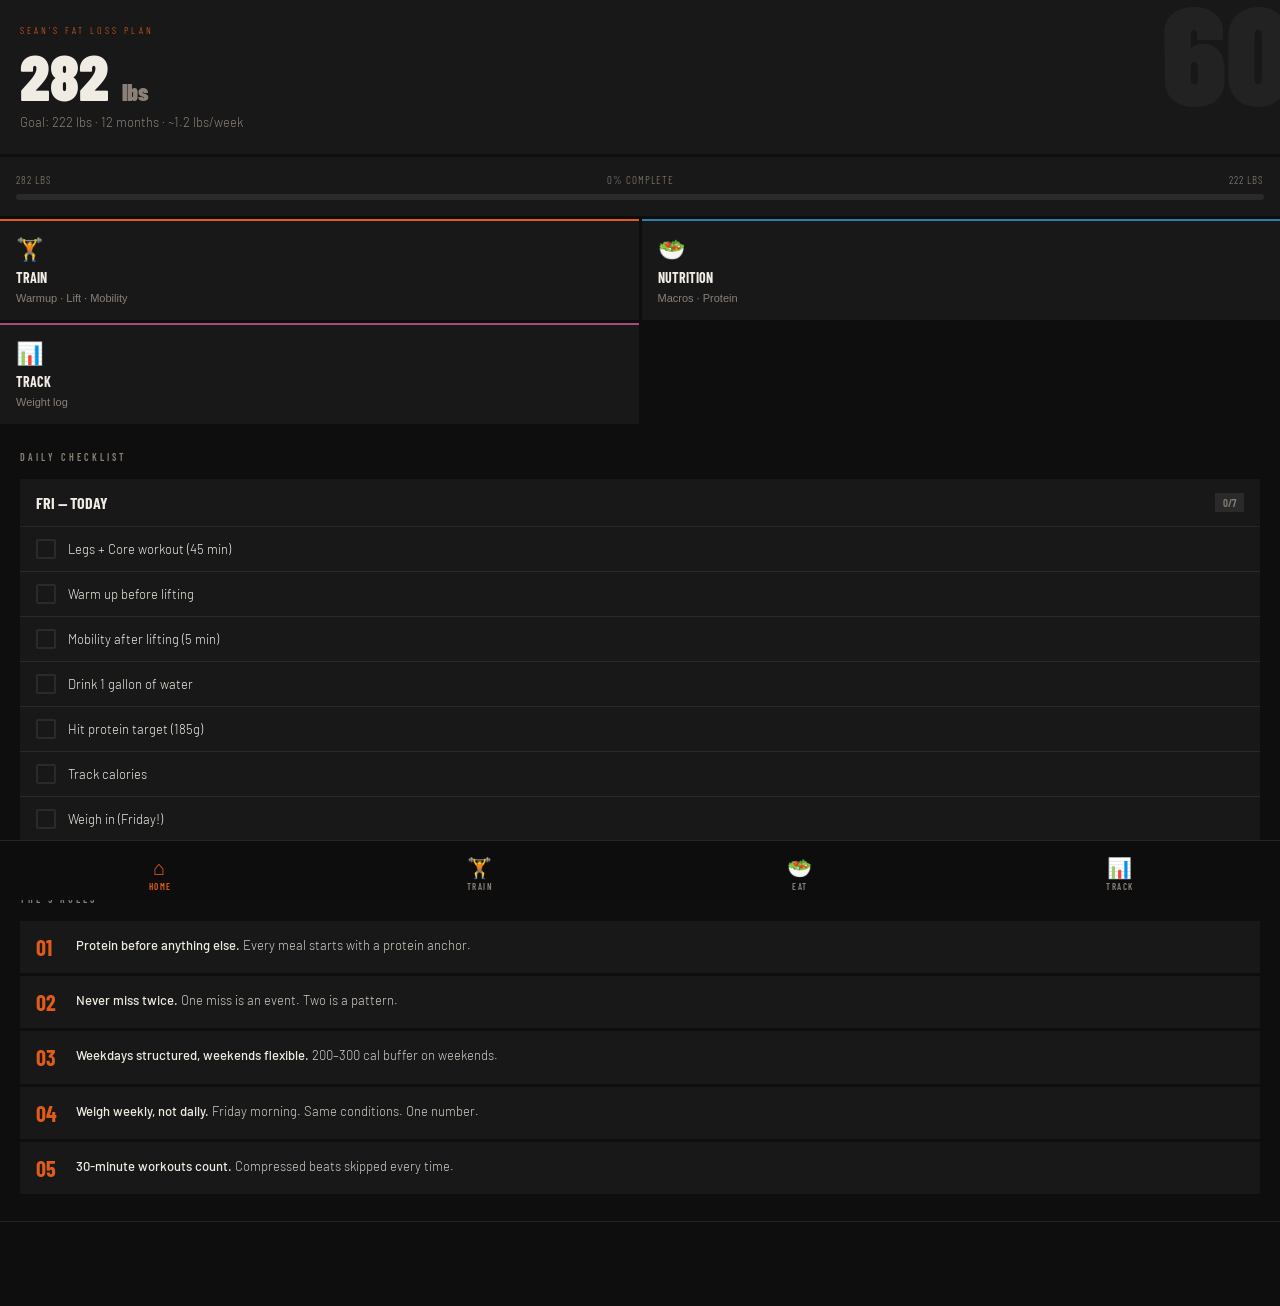
<file: lose-60-plan.html>
<!DOCTYPE html>
<html lang="en">
<head>
<meta charset="UTF-8">
<meta name="viewport" content="width=device-width, initial-scale=1.0, viewport-fit=cover">
<meta name="apple-mobile-web-app-capable" content="yes">
<meta name="apple-mobile-web-app-status-bar-style" content="black-translucent">
<title>Lose 60 · Sean's Plan</title>
<link href="https://fonts.googleapis.com/css2?family=Barlow+Condensed:wght@400;600;700;900&family=Barlow:wght@300;400;500&display=swap" rel="stylesheet">
<style>
:root {
  --bg: #0e0e0e;
  --surface: #181818;
  --surface2: #222222;
  --surface3: #2a2a2a;
  --ink: #f0ece4;
  --ink2: #d4cec6;
  --ink3: #8a8078;
  --orange: #e05c1a;
  --orange-dim: #8a3a0e;
  --blue: #2e7fa8;
  --green: #3d8a56;
  --pink: #a84a7a;
  --gold: #b89040;
  --rule: #252525;
  --nav-h: 60px;
  --safe-bottom: env(safe-area-inset-bottom, 0px);
}
* { margin:0; padding:0; box-sizing:border-box; -webkit-tap-highlight-color:transparent; }
html { font-size: 16px; }
body {
  background: var(--bg);
  color: var(--ink);
  font-family: 'Barlow', sans-serif;
  font-weight: 300;
  min-height: 100dvh;
  overflow-x: hidden;
}
/* SCROLLBAR */
::-webkit-scrollbar { width: 3px; }
::-webkit-scrollbar-track { background: var(--bg); }
::-webkit-scrollbar-thumb { background: var(--surface3); }

/* NAV */
nav {
  position: fixed;
  bottom: 0;
  left: 0; right: 0;
  height: calc(var(--nav-h) + var(--safe-bottom));
  background: rgba(14,14,14,0.96);
  backdrop-filter: blur(12px);
  -webkit-backdrop-filter: blur(12px);
  border-top: 1px solid var(--rule);
  display: flex;
  z-index: 100;
  padding-bottom: var(--safe-bottom);
}
.nav-btn {
  flex: 1;
  display: flex;
  flex-direction: column;
  align-items: center;
  justify-content: center;
  gap: 4px;
  border: none;
  background: transparent;
  color: var(--ink3);
  cursor: pointer;
  font-family: 'Barlow Condensed', sans-serif;
  font-weight: 600;
  font-size: 9px;
  letter-spacing: 1.5px;
  text-transform: uppercase;
  transition: color 0.15s;
  padding: 8px 4px 0;
}
.nav-btn .icon { font-size: 20px; line-height: 1; }
.nav-btn.active { color: var(--orange); }

/* PAGES */
.page { display: none; padding-bottom: calc(var(--nav-h) + var(--safe-bottom) + 24px); min-height: 100dvh; }
.page.active { display: block; }

/* SHARED COMPONENTS */
.page-header {
  padding: 52px 20px 28px;
  border-bottom: 1px solid var(--rule);
}
.eyebrow {
  font-family: 'Barlow Condensed', sans-serif;
  font-weight: 600;
  font-size: 10px;
  letter-spacing: 3px;
  text-transform: uppercase;
  color: var(--orange);
  margin-bottom: 10px;
}
.page-title {
  font-family: 'Barlow Condensed', sans-serif;
  font-weight: 900;
  font-size: 42px;
  line-height: 0.95;
  text-transform: uppercase;
  letter-spacing: -0.5px;
}
.page-title em { font-style: normal; color: var(--orange); }
.page-sub {
  font-size: 13px;
  color: var(--ink2);
  margin-top: 10px;
  line-height: 1.6;
}
.section {
  padding: 24px 20px;
  border-bottom: 1px solid var(--rule);
}
.section-label {
  font-family: 'Barlow Condensed', sans-serif;
  font-weight: 600;
  font-size: 10px;
  letter-spacing: 3px;
  text-transform: uppercase;
  color: var(--ink3);
  margin-bottom: 16px;
}
h3 {
  font-family: 'Barlow Condensed', sans-serif;
  font-weight: 700;
  font-size: 22px;
  text-transform: uppercase;
  color: var(--ink);
  margin-bottom: 8px;
}
p { font-size: 13px; color: var(--ink2); line-height: 1.65; margin-bottom: 10px; }
p strong { color: var(--ink); font-weight: 500; }
p:last-child { margin-bottom: 0; }

/* CARDS */
.card {
  background: var(--surface);
  border-radius: 2px;
  margin-bottom: 3px;
}
.card-row {
  display: flex;
  justify-content: space-between;
  align-items: center;
  padding: 14px 16px;
}
.card-label { font-size: 13px; color: var(--ink2); }
.card-val {
  font-family: 'Barlow Condensed', sans-serif;
  font-weight: 700;
  font-size: 20px;
  color: var(--ink);
}
.card-val span { font-size: 12px; color: var(--ink3); margin-left: 2px; }

/* STAT GRID */
.stat-grid {
  display: grid;
  grid-template-columns: 1fr 1fr;
  gap: 3px;
  margin: 14px 0;
}
.stat-block {
  background: var(--surface);
  padding: 16px 14px;
}
.stat-num {
  font-family: 'Barlow Condensed', sans-serif;
  font-weight: 900;
  font-size: 36px;
  line-height: 1;
  color: var(--ink);
}
.stat-num em { font-style: normal; font-size: 16px; color: var(--ink3); }
.stat-desc { font-size: 11px; color: var(--ink3); margin-top: 4px; letter-spacing: 0.5px; }

/* ACCENT BAR */
.accent-bar {
  border-left: 3px solid var(--orange);
  background: var(--surface);
  padding: 14px 16px;
  margin: 12px 0;
}
.accent-bar.blue { border-color: var(--blue); }
.accent-bar.green { border-color: var(--green); }
.accent-bar p { margin: 0; }

/* MACRO CARDS */
.macro-row {
  display: grid;
  grid-template-columns: repeat(3, 1fr);
  gap: 3px;
  margin: 14px 0;
}
.macro-card {
  background: var(--surface);
  padding: 16px 12px;
  border-top: 3px solid var(--rule);
  text-align: center;
}
.macro-card.p { border-color: var(--orange); }
.macro-card.c { border-color: var(--blue); }
.macro-card.f { border-color: var(--gold); }
.macro-num {
  font-family: 'Barlow Condensed', sans-serif;
  font-weight: 900;
  font-size: 34px;
  line-height: 1;
  color: var(--ink);
}
.macro-g { font-size: 12px; color: var(--ink3); }
.macro-name { font-size: 10px; letter-spacing: 1.5px; text-transform: uppercase; color: var(--ink3); margin-top: 4px; }
.macro-note { font-size: 10px; color: var(--ink3); margin-top: 6px; line-height: 1.4; }

/* FOOD TABLE */
.food-table { width: 100%; margin: 12px 0; border-collapse: collapse; }
.food-table td {
  padding: 10px 0;
  border-bottom: 1px solid var(--rule);
  font-size: 13px;
}
.food-table td:last-child { text-align: right; color: var(--orange); font-family: 'Barlow Condensed', sans-serif; font-weight: 700; font-size: 15px; }
.food-table tr:last-child td { border-bottom: none; }

/* WEEK GRID */
.week-grid {
  display: grid;
  grid-template-columns: repeat(7, 1fr);
  gap: 2px;
  margin: 14px 0;
}
.day-block {
  background: var(--surface);
  padding: 10px 4px 8px;
  text-align: center;
  border-top: 2px solid var(--rule);
}
.day-block.lift-a { border-color: var(--orange); }
.day-block.lift-b { border-color: var(--pink); }
.day-block.lift-c { border-color: var(--green); }
.day-block.cardio { border-color: var(--blue); }
.day-block.flex { border-color: var(--gold); }
.db-day { font-size: 8px; letter-spacing: 1.5px; text-transform: uppercase; color: var(--ink3); margin-bottom: 5px; font-family: 'Barlow Condensed', sans-serif; }
.db-type { font-family: 'Barlow Condensed', sans-serif; font-weight: 700; font-size: 11px; text-transform: uppercase; }
.day-block.lift-a .db-type { color: var(--orange); }
.day-block.lift-b .db-type { color: var(--pink); }
.day-block.lift-c .db-type { color: var(--green); }
.day-block.cardio .db-type { color: var(--blue); }
.day-block.flex .db-type { color: var(--gold); }
.day-block.rest .db-type { color: var(--ink3); }
.db-detail { font-size: 8px; color: var(--ink3); margin-top: 4px; line-height: 1.4; }

/* ACCORDION */
.accordion { margin: 3px 0; }
.acc-header {
  background: var(--surface);
  padding: 16px;
  display: flex;
  align-items: center;
  gap: 12px;
  cursor: pointer;
  user-select: none;
  -webkit-user-select: none;
}
.acc-stripe { width: 3px; height: 36px; flex-shrink: 0; border-radius: 1px; }
.acc-stripe.orange { background: var(--orange); }
.acc-stripe.pink { background: var(--pink); }
.acc-stripe.green { background: var(--green); }
.acc-meta { flex: 1; }
.acc-tag { font-size: 9px; letter-spacing: 2px; text-transform: uppercase; color: var(--ink3); margin-bottom: 3px; font-family: 'Barlow Condensed', sans-serif; }
.acc-title { font-family: 'Barlow Condensed', sans-serif; font-weight: 700; font-size: 18px; text-transform: uppercase; color: var(--ink); }
.acc-arrow { font-size: 16px; color: var(--ink3); transition: transform 0.2s; }
.acc-header.open .acc-arrow { transform: rotate(180deg); }
.acc-body { display: none; background: var(--surface); border-top: 1px solid var(--rule); padding: 16px; }
.acc-body.open { display: block; }

/* EXERCISE TABLE */
.ex-table { width: 100%; border-collapse: collapse; margin-bottom: 12px; }
.ex-table th {
  font-size: 9px; letter-spacing: 2px; text-transform: uppercase; color: var(--ink3);
  padding: 0 0 8px; text-align: left; font-weight: 400; font-family: 'Barlow Condensed', sans-serif;
  border-bottom: 1px solid var(--rule);
}
.ex-table td { padding: 10px 0; border-bottom: 1px solid var(--surface3); font-size: 13px; vertical-align: top; }
.ex-table tr:last-child td { border-bottom: none; }
.ex-name { font-weight: 500; color: var(--ink); }
.ex-note { font-size: 11px; color: var(--ink3); margin-top: 2px; line-height: 1.4; }
.ex-sets { font-family: 'Barlow Condensed', sans-serif; font-weight: 600; font-size: 13px; color: var(--ink2); white-space: nowrap; padding-right: 8px; }
.tag { display: inline-block; font-size: 8px; letter-spacing: 1px; text-transform: uppercase; padding: 2px 6px; background: var(--surface3); color: var(--ink3); margin-top: 3px; }

/* WARMUP STEPS */
.warmup-step {
  background: var(--surface);
  padding: 14px 16px;
  margin-bottom: 3px;
  display: grid;
  grid-template-columns: 28px 1fr 52px;
  gap: 12px;
  align-items: start;
}
.ws-num { font-family: 'Barlow Condensed', sans-serif; font-weight: 700; font-size: 20px; color: var(--surface3); line-height: 1.1; }
.ws-name { font-weight: 500; font-size: 13px; color: var(--ink); margin-bottom: 3px; }
.ws-desc { font-size: 11px; color: var(--ink3); line-height: 1.5; }
.ws-dose { font-family: 'Barlow Condensed', sans-serif; font-weight: 700; font-size: 13px; color: var(--ink2); text-align: right; line-height: 1.3; }

/* PHASE BAR */
.phase-bar {
  background: var(--surface);
  padding: 16px;
  margin-bottom: 3px;
  border-left: 3px solid var(--rule);
}
.pb-range { font-size: 10px; letter-spacing: 2px; text-transform: uppercase; color: var(--orange); font-family: 'Barlow Condensed', sans-serif; margin-bottom: 4px; }
.pb-name { font-family: 'Barlow Condensed', sans-serif; font-weight: 700; font-size: 18px; text-transform: uppercase; color: var(--ink); margin-bottom: 6px; }

/* RULES LIST */
.rule-item {
  background: var(--surface);
  padding: 14px 16px;
  margin-bottom: 3px;
  display: flex;
  gap: 14px;
  align-items: flex-start;
}
.rule-num { font-family: 'Barlow Condensed', sans-serif; font-weight: 700; font-size: 22px; color: var(--orange); min-width: 26px; line-height: 1.1; }
.rule-text { font-size: 13px; color: var(--ink2); line-height: 1.6; }
.rule-text strong { color: var(--ink); font-weight: 500; }

/* MOBILITY */
.mob-item {
  background: var(--surface);
  padding: 14px 16px;
  margin-bottom: 3px;
}
.mob-name { font-weight: 500; font-size: 14px; color: var(--ink); margin-bottom: 4px; }
.mob-how { font-size: 12px; color: var(--ink3); line-height: 1.6; }
.mob-tags { margin-top: 6px; display: flex; flex-wrap: wrap; gap: 4px; }
.mob-dose { font-family: 'Barlow Condensed', sans-serif; font-weight: 700; font-size: 13px; color: var(--orange); margin-top: 6px; }

/* WARMUP DAY TABS */
.day-tabs { display: flex; gap: 3px; margin: 14px 0 0; }
.day-tab {
  flex: 1; padding: 12px 6px; border: none; cursor: pointer;
  font-family: 'Barlow Condensed', sans-serif; font-weight: 700;
  font-size: 11px; letter-spacing: 1px; text-transform: uppercase;
  background: var(--surface2); color: var(--ink3); transition: all 0.15s;
}
.day-tab.act-a { background: var(--orange); color: white; }
.day-tab.act-b { background: var(--pink); color: white; }
.day-tab.act-c { background: var(--green); color: white; }
.day-panel { display: none; }
.day-panel.active { display: block; }

/* PELOTON CARDS */
.pelo-grid { display: grid; grid-template-columns: 1fr 1fr; gap: 3px; margin: 14px 0; }
.pelo-card { background: var(--surface); padding: 16px; border-top: 3px solid var(--blue); }
.pelo-label { font-size: 9px; letter-spacing: 2px; text-transform: uppercase; color: var(--blue); font-family: 'Barlow Condensed', sans-serif; margin-bottom: 6px; }
.pelo-title { font-family: 'Barlow Condensed', sans-serif; font-weight: 700; font-size: 16px; text-transform: uppercase; color: var(--ink); margin-bottom: 8px; }
.pelo-body { font-size: 12px; color: var(--ink3); line-height: 1.6; }
.pelo-body strong { color: var(--ink); font-weight: 500; }

/* PROGRESS TRACKER */
.tracker-header { padding: 20px; background: var(--surface); margin-bottom: 3px; }
.tracker-title { font-family: 'Barlow Condensed', sans-serif; font-weight: 900; font-size: 28px; text-transform: uppercase; }
.tracker-sub { font-size: 12px; color: var(--ink3); margin-top: 4px; }
.weight-input-row {
  display: flex; gap: 8px; align-items: center; padding: 16px;
  background: var(--surface); margin-bottom: 3px;
}
.weight-input {
  flex: 1; background: var(--surface2); border: 1px solid var(--surface3);
  color: var(--ink); font-family: 'Barlow Condensed', sans-serif; font-weight: 700;
  font-size: 28px; padding: 10px 14px; border-radius: 2px; text-align: center;
}
.weight-input:focus { outline: none; border-color: var(--orange); }
.log-btn {
  background: var(--orange); color: white; border: none; padding: 12px 20px;
  font-family: 'Barlow Condensed', sans-serif; font-weight: 700; font-size: 14px;
  letter-spacing: 1px; text-transform: uppercase; cursor: pointer; border-radius: 2px;
  white-space: nowrap;
}
.log-btn:active { background: var(--orange-dim); }
.progress-bar-wrap { background: var(--surface); padding: 16px; margin-bottom: 3px; }
.progress-label { display: flex; justify-content: space-between; font-size: 11px; color: var(--ink3); margin-bottom: 8px; font-family: 'Barlow Condensed', sans-serif; letter-spacing: 1px; text-transform: uppercase; }
.progress-track { height: 6px; background: var(--surface3); border-radius: 3px; }
.progress-fill { height: 100%; background: var(--orange); border-radius: 3px; transition: width 0.4s; }
.log-list { background: var(--surface); }
.log-entry {
  display: flex; justify-content: space-between; align-items: center;
  padding: 12px 16px; border-bottom: 1px solid var(--rule);
}
.log-entry:last-child { border-bottom: none; }
.log-date { font-size: 12px; color: var(--ink3); }
.log-weight { font-family: 'Barlow Condensed', sans-serif; font-weight: 700; font-size: 20px; color: var(--ink); }
.log-delta { font-family: 'Barlow Condensed', sans-serif; font-weight: 600; font-size: 13px; }
.log-delta.down { color: var(--green); }
.log-delta.up { color: #e05c5c; }
.log-delta.same { color: var(--ink3); }
.empty-state { padding: 32px 16px; text-align: center; font-size: 13px; color: var(--ink3); }

/* CHECKLIST */
.check-day { background: var(--surface); margin-bottom: 3px; }
.check-day-header {
  padding: 14px 16px; display: flex; justify-content: space-between; align-items: center;
  border-bottom: 1px solid var(--rule);
}
.check-day-title { font-family: 'Barlow Condensed', sans-serif; font-weight: 700; font-size: 16px; text-transform: uppercase; }
.check-day-badge {
  font-family: 'Barlow Condensed', sans-serif; font-weight: 600; font-size: 11px;
  padding: 3px 8px; background: var(--surface3); color: var(--ink3);
}
.check-item {
  display: flex; align-items: center; gap: 12px; padding: 12px 16px;
  border-bottom: 1px solid var(--surface3); cursor: pointer; user-select: none; -webkit-user-select: none;
}
.check-item:last-child { border-bottom: none; }
.check-box {
  width: 20px; height: 20px; border: 2px solid var(--surface3);
  border-radius: 2px; flex-shrink: 0; display: flex; align-items: center; justify-content: center;
  transition: all 0.15s; font-size: 12px;
}
.check-item.done .check-box { background: var(--orange); border-color: var(--orange); }
.check-item.done .check-label { color: var(--ink3); text-decoration: line-through; }
.check-label { font-size: 13px; color: var(--ink); flex: 1; }

/* HOME DASH */
.hero-block {
  background: var(--surface);
  padding: 24px 20px;
  margin-bottom: 3px;
  position: relative;
  overflow: hidden;
}
.hero-block::after {
  content: "60";
  position: absolute;
  right: -10px; top: -20px;
  font-family: 'Barlow Condensed', sans-serif;
  font-weight: 900;
  font-size: 140px;
  color: var(--surface2);
  line-height: 1;
  pointer-events: none;
}
.hero-label { font-size: 10px; letter-spacing: 3px; text-transform: uppercase; color: var(--orange); font-family: 'Barlow Condensed', sans-serif; margin-bottom: 8px; }
.hero-weight { font-family: 'Barlow Condensed', sans-serif; font-weight: 900; font-size: 64px; line-height: 1; color: var(--ink); position: relative; z-index: 1; }
.hero-weight span { font-size: 24px; color: var(--ink3); }
.hero-goal { font-size: 13px; color: var(--ink3); margin-top: 6px; }
.quick-links { display: grid; grid-template-columns: 1fr 1fr; gap: 3px; margin-bottom: 3px; }
.quick-link {
  background: var(--surface); padding: 16px; display: flex; flex-direction: column;
  gap: 6px; cursor: pointer; border: none; text-align: left; color: inherit;
  border-top: 2px solid var(--rule); transition: background 0.15s;
}
.quick-link:active { background: var(--surface2); }
.ql-icon { font-size: 22px; }
.ql-title { font-family: 'Barlow Condensed', sans-serif; font-weight: 700; font-size: 14px; text-transform: uppercase; color: var(--ink); }
.ql-sub { font-size: 11px; color: var(--ink3); }
.quick-link.orange { border-color: var(--orange); }
.quick-link.blue { border-color: var(--blue); }
.quick-link.green { border-color: var(--green); }
.quick-link.pink { border-color: var(--pink); }

/* CALLOUT */
.callout {
  background: var(--surface2);
  border-left: 3px solid var(--blue);
  padding: 12px 14px;
  font-size: 12px; color: var(--ink3); line-height: 1.6; margin: 12px 0 0;
}
.callout strong { color: var(--ink); font-weight: 500; }

/* PHASE TIMELINE */
.timeline { border-left: 1px solid var(--surface3); margin: 14px 0; padding-left: 20px; }
.tl-item { margin-bottom: 20px; position: relative; }
.tl-item::before {
  content: ""; position: absolute; left: -25px; top: 5px;
  width: 8px; height: 8px; border-radius: 50%; background: var(--orange);
}
.tl-range { font-size: 9px; letter-spacing: 2px; text-transform: uppercase; color: var(--orange); font-family: 'Barlow Condensed', sans-serif; margin-bottom: 3px; }
.tl-name { font-family: 'Barlow Condensed', sans-serif; font-weight: 700; font-size: 18px; text-transform: uppercase; color: var(--ink); margin-bottom: 4px; }

/* PHASE BANNER */
.phase-banner {
  background: var(--orange-dim);
  padding: 12px 16px;
  display: flex;
  align-items: center;
  gap: 14px;
}
.phase-banner.green { background: #2a5c3a; }
.phase-banner.orange { background: var(--orange-dim); }
.pb-step {
  font-family: 'Barlow Condensed', sans-serif;
  font-weight: 700;
  font-size: 10px;
  letter-spacing: 2px;
  text-transform: uppercase;
  color: rgba(255,255,255,0.6);
  white-space: nowrap;
}
.pb-name {
  font-family: 'Barlow Condensed', sans-serif;
  font-weight: 700;
  font-size: 16px;
  text-transform: uppercase;
  color: #fff;
  letter-spacing: 0.5px;
}


  background: var(--surface);
  border-left: 3px solid var(--blue);
  padding: 14px 16px;
  margin-bottom: 3px;
}
.sw-label { font-size: 9px; letter-spacing: 2px; text-transform: uppercase; color: var(--blue); font-family: 'Barlow Condensed', sans-serif; margin-bottom: 6px; }
</style>
</head>
<body>

<!-- PAGE: HOME -->
<div class="page active" id="page-home">
  <div class="hero-block">
    <div class="hero-label">Sean's Fat Loss Plan</div>
    <div class="hero-weight" id="hero-current">282 <span>lbs</span></div>
    <div class="hero-goal">Goal: 222 lbs · 12 months · ~1.2 lbs/week</div>
  </div>

  <div id="home-progress-wrap" style="background:var(--surface);padding:16px;margin-bottom:3px;">
    <div class="progress-label">
      <span>282 lbs</span>
      <span id="home-progress-pct">0% complete</span>
      <span>222 lbs</span>
    </div>
    <div class="progress-track"><div class="progress-fill" id="home-progress-fill" style="width:0%"></div></div>
  </div>

  <div class="quick-links">
    <button class="quick-link orange" onclick="goTo('train')">
      <div class="ql-icon">🏋️</div>
      <div class="ql-title">Train</div>
      <div class="ql-sub">Warmup · Lift · Mobility</div>
    </button>
    <button class="quick-link blue" onclick="goTo('nutrition')">
      <div class="ql-icon">🥗</div>
      <div class="ql-title">Nutrition</div>
      <div class="ql-sub">Macros · Protein</div>
    </button>
    <button class="quick-link pink" onclick="goTo('track')">
      <div class="ql-icon">📊</div>
      <div class="ql-title">Track</div>
      <div class="ql-sub">Weight log</div>
    </button>
  </div>

  <div class="section">
    <div class="section-label">Daily Checklist</div>
    <div id="today-check"></div>
  </div>

  <div class="section">
    <div class="section-label">The 5 Rules</div>
    <div class="rule-item"><div class="rule-num">01</div><div class="rule-text"><strong>Protein before anything else.</strong> Every meal starts with a protein anchor.</div></div>
    <div class="rule-item"><div class="rule-num">02</div><div class="rule-text"><strong>Never miss twice.</strong> One miss is an event. Two is a pattern.</div></div>
    <div class="rule-item"><div class="rule-num">03</div><div class="rule-text"><strong>Weekdays structured, weekends flexible.</strong> 200–300 cal buffer on weekends.</div></div>
    <div class="rule-item"><div class="rule-num">04</div><div class="rule-text"><strong>Weigh weekly, not daily.</strong> Friday morning. Same conditions. One number.</div></div>
    <div class="rule-item"><div class="rule-num">05</div><div class="rule-text"><strong>30-minute workouts count.</strong> Compressed beats skipped every time.</div></div>
  </div>
</div>

<!-- PAGE: TRAIN (combined warmup + workout + mobility) -->
<div class="page" id="page-train">
  <div class="page-header">
    <div class="eyebrow">Warmup · Workout · Mobility</div>
    <div class="page-title">Train<em>ing</em></div>
    <div class="page-sub">Select your day. Everything in order — warmup first, then the lift, then mobility.</div>
  </div>

  <div class="section" style="padding-bottom:0;">
    <div class="section-label">Weekly Schedule</div>
    <div class="week-grid">
      <div class="day-block lift-a"><div class="db-day">Mon</div><div class="db-type">Push</div><div class="db-detail">Chest<br>Shoulder<br>Tri</div></div>
      <div class="day-block cardio"><div class="db-day">Tue</div><div class="db-type">Bike</div><div class="db-detail">Zone 2<br>35–45m</div></div>
      <div class="day-block lift-b"><div class="db-day">Wed</div><div class="db-type">Pull</div><div class="db-detail">Back<br>Bi<br>Rear delt</div></div>
      <div class="day-block rest"><div class="db-day">Thu</div><div class="db-type">Rest</div><div class="db-detail">Walk if<br>possible</div></div>
      <div class="day-block lift-c"><div class="db-day">Fri</div><div class="db-type">Legs</div><div class="db-detail">Legs<br>+ Core</div></div>
      <div class="day-block cardio"><div class="db-day">Sat</div><div class="db-type">Bike</div><div class="db-detail">Zone 2<br>or HIIT</div></div>
      <div class="day-block flex"><div class="db-day">Sun</div><div class="db-type">Flex</div><div class="db-detail">Rest<br>or makeup</div></div>
    </div>
    <p style="font-size:12px;color:var(--ink3);padding:0 0 20px;">Cardio gets dropped first on hard weeks — not lifts. One rest day minimum between each lift session.</p>

    <div class="day-tabs">
      <button class="day-tab act-a" onclick="showDay('a',this,'act-a')">Day A · Push</button>
      <button class="day-tab" onclick="showDay('b',this,'act-b')">Day B · Pull</button>
      <button class="day-tab" onclick="showDay('c',this,'act-c')">Day C · Legs</button>
    </div>
  </div>

  <!-- ═══ DAY A: PUSH ═══ -->
  <div class="day-panel active" id="day-a">

    <!-- WARMUP A -->
    <div class="section">
      <div class="phase-banner orange">
        <div class="pb-step">Step 1</div>
        <div class="pb-name">Warm Up · ~10 min</div>
      </div>
      <div style="height:12px;"></div>
      <div class="shared-warmup">
        <div class="sw-label">Phase 1 · 3 min</div>
        <strong style="font-size:13px;color:var(--ink);">Easy Peloton spin</strong>
        <p style="margin-top:4px;font-size:12px;">No resistance. HR 60→90 bpm. Or march with high knees for 3 min.</p>
      </div>
      <div class="warmup-step"><div class="ws-num">01</div><div><div class="ws-name">Arm Circles</div><div class="ws-desc">Big slow circles forward then backward. Gradually increase size. Mobilizes shoulder capsule before it goes under load.</div></div><div class="ws-dose">10+10<br>each dir</div></div>
      <div class="warmup-step"><div class="ws-num">02</div><div><div class="ws-name">Band Pull-Apart</div><div class="ws-desc">Hold band at shoulder width, pull apart to chest. Activates rear delts and external rotators that stabilize your shoulder during pressing.</div></div><div class="ws-dose">15 reps<br>slow</div></div>
      <div class="warmup-step"><div class="ws-num">03</div><div><div class="ws-name">Wall Slides</div><div class="ws-desc">Back against wall, arms in goalpost, slide overhead keeping wall contact. Where you lose contact is your mobility limit — work to it, not through it.</div></div><div class="ws-dose">10 reps<br>2s up/dn</div></div>
      <div class="warmup-step"><div class="ws-num">04</div><div><div class="ws-name">Thoracic Rotation</div><div class="ws-desc">Sit on floor, knees bent, hands behind head. Rotate upper back left and right. The thoracic spine is what moves during pressing — frozen upper backs cause shoulder pain.</div></div><div class="ws-dose">8/side<br>1s hold</div></div>
      <div class="warmup-step"><div class="ws-num">05</div><div><div class="ws-name">Push-Up Walkout</div><div class="ws-desc">Stand, fold forward, walk hands to push-up position, do one slow push-up (3 sec down), walk back up. Confirms shoulder is tracking correctly before you add weight.</div></div><div class="ws-dose">5 reps<br>3s lower</div></div>
    </div>

    <!-- WORKOUT A -->
    <div class="section">
      <div class="phase-banner" style="background:var(--orange);">
        <div class="pb-step">Step 2</div>
        <div class="pb-name">Workout · ~45 min · Push</div>
      </div>
      <p style="margin-top:14px;font-size:12px;">3 sets · 8–12 reps · 60–75 sec rest between sets.</p>
      <table class="ex-table" style="margin-top:10px;">
        <thead><tr><th style="width:50%">Exercise</th><th>Sets</th><th>Gear</th></tr></thead>
        <tbody>
          <tr><td><div class="ex-name">DB Floor Press</div><div class="ex-note">Floor limits range — protects shoulders. Start 35–40 lbs/hand.</div></td><td class="ex-sets">3×8–12</td><td><span class="tag">DB</span></td></tr>
          <tr><td><div class="ex-name">DB Overhead Press</div><div class="ex-note">Start seated if balance is an issue. ~25–30 lbs.</div></td><td class="ex-sets">3×8–12</td><td><span class="tag">DB</span></td></tr>
          <tr><td><div class="ex-name">Incline DB Press</div><div class="ex-note">Lean against couch or use pillows for angle.</div></td><td class="ex-sets">3×10–12</td><td><span class="tag">DB</span></td></tr>
          <tr><td><div class="ex-name">Lateral Raises</div><div class="ex-note">10–15 lbs is plenty — go lighter than you think.</div></td><td class="ex-sets">3×12–15</td><td><span class="tag">DB</span></td></tr>
          <tr><td><div class="ex-name">Band Tricep Pushdown</div><div class="ex-note">Anchor band overhead in doorframe.</div></td><td class="ex-sets">3×12–15</td><td><span class="tag">Band</span></td></tr>
          <tr><td><div class="ex-name">Push-Ups</div><div class="ex-note">To failure. Knees OK — stop when form breaks.</div></td><td class="ex-sets">2×AMRAP</td><td><span class="tag">BW</span></td></tr>
        </tbody>
      </table>
    </div>

    <!-- MOBILITY A -->
    <div class="section">
      <div class="phase-banner green">
        <div class="pb-step">Step 3</div>
        <div class="pb-name">Mobility · ~5 min</div>
      </div>
      <p style="margin-top:14px;font-size:12px;">Hold each 30–45 sec. Breathe into the stretch — don't force range.</p>
      <div class="mob-item" style="margin-top:10px;">
        <div class="mob-name">Doorframe Chest Stretch</div>
        <div class="mob-how">Forearms on frame at 90°, step forward until chest and front shoulder open. Critical after pressing — sitting + carrying kids tighten the anterior shoulder.</div>
        <div class="mob-dose">45s hold</div>
      </div>
      <div class="mob-item">
        <div class="mob-name">Thoracic Extension over Rolled Towel</div>
        <div class="mob-how">Roll a bath towel tightly. Place at mid-back horizontally, support head with hands, gently extend over it. Move it up and down the thoracic spine.</div>
        <div class="mob-dose">60–90s, move up spine</div>
      </div>
      <div class="mob-item">
        <div class="mob-name">Child's Pose with Lat Reach</div>
        <div class="mob-how">Kneel, sit back toward heels, arms extended. Walk hands to one side — hold, switch. Decompresses spine and opens lats.</div>
        <div class="mob-dose">30s center + each side</div>
      </div>
      <div class="mob-item">
        <div class="mob-name">Pigeon Pose / Figure-4</div>
        <div class="mob-how">On back: cross one ankle over opposite knee, pull both legs toward chest. Hip tightness is the root cause of most lower back pain. Do this every day you lift.</div>
        <div class="mob-dose">30–45s each side</div>
      </div>
    </div>
  </div>

  <!-- ═══ DAY B: PULL ═══ -->
  <div class="day-panel" id="day-b">

    <!-- WARMUP B -->
    <div class="section">
      <div class="phase-banner orange">
        <div class="pb-step">Step 1</div>
        <div class="pb-name">Warm Up · ~10 min</div>
      </div>
      <div style="height:12px;"></div>
      <div class="shared-warmup">
        <div class="sw-label">Phase 1 · 3 min</div>
        <strong style="font-size:13px;color:var(--ink);">Easy Peloton spin</strong>
        <p style="margin-top:4px;font-size:12px;">No resistance. HR 60→90 bpm. Or march with high knees for 3 min.</p>
      </div>
      <div class="warmup-step"><div class="ws-num">01</div><div><div class="ws-name">Cat-Cow</div><div class="ws-desc">On hands and knees, alternate arching back up (cat) and letting it sag (cow). Warms up the entire spine for the hinge position held throughout pull day.</div></div><div class="ws-dose">10 reps<br>slow</div></div>
      <div class="warmup-step"><div class="ws-num">02</div><div><div class="ws-name">Band Pull-Apart</div><div class="ws-desc">Rear delt activation before rowing prevents shoulder impingement. Do this every lifting day without exception.</div></div><div class="ws-dose">15 reps<br>slow</div></div>
      <div class="warmup-step"><div class="ws-num">03</div><div><div class="ws-name">Hip Hinge (broom handle)</div><div class="ws-desc">Hold broom handle against spine touching head, upper back, and tailbone simultaneously. Hinge forward maintaining all 3 contact points. This is the row position — most people round because they've never felt the correct hinge.</div></div><div class="ws-dose">10 reps<br>slow</div></div>
      <div class="warmup-step"><div class="ws-num">04</div><div><div class="ws-name">Scapular Retractions</div><div class="ws-desc">Arms extended, squeeze shoulder blades together without bending elbows. This initiates every row — if you can't isolate it here, you won't use it under load.</div></div><div class="ws-dose">15 reps<br>2s hold</div></div>
      <div class="warmup-step"><div class="ws-num">05</div><div><div class="ws-name">Dead Bug (slow)</div><div class="ws-desc">On back, arms up, knees 90°. Lower one arm + opposite leg toward floor while pressing lower back flat. Activates deep core needed to stabilize during bent rows.</div></div><div class="ws-dose">6/side<br>3s lower</div></div>
    </div>

    <!-- WORKOUT B -->
    <div class="section">
      <div class="phase-banner" style="background:var(--pink);">
        <div class="pb-step">Step 2</div>
        <div class="pb-name">Workout · ~45 min · Pull</div>
      </div>
      <p style="margin-top:14px;font-size:12px;">3 sets · 8–12 reps · 60–75 sec rest. Initiate every row with your back, not your biceps.</p>
      <table class="ex-table" style="margin-top:10px;">
        <thead><tr><th style="width:50%">Exercise</th><th>Sets</th><th>Gear</th></tr></thead>
        <tbody>
          <tr><td><div class="ex-name">DB Bent-Over Row</div><div class="ex-note">Brace on chair for stability. Shoulder blades to back pockets.</div></td><td class="ex-sets">3×8–12</td><td><span class="tag">DB</span></td></tr>
          <tr><td><div class="ex-name">Band Pull-Apart</div><div class="ex-note">Shoulder width, pull to chest. Rear delts every day.</div></td><td class="ex-sets">3×15</td><td><span class="tag">Band</span></td></tr>
          <tr><td><div class="ex-name">DB Reverse Fly</div><div class="ex-note">Hinge at hips, arms wide — hits rear delts hard.</div></td><td class="ex-sets">3×12</td><td><span class="tag">DB</span></td></tr>
          <tr><td><div class="ex-name">Band Seated Row</div><div class="ex-note">Loop around feet, sit on floor, row to stomach.</div></td><td class="ex-sets">3×12–15</td><td><span class="tag">Band</span></td></tr>
          <tr><td><div class="ex-name">DB Hammer Curl</div><div class="ex-note">Neutral grip — builds bicep + brachialis.</div></td><td class="ex-sets">3×10–12</td><td><span class="tag">DB</span></td></tr>
          <tr><td><div class="ex-name">DB Shrug</div><div class="ex-note">Full pause at top, slow lower.</div></td><td class="ex-sets">2×12</td><td><span class="tag">DB</span></td></tr>
        </tbody>
      </table>
    </div>

    <!-- MOBILITY B -->
    <div class="section">
      <div class="phase-banner green">
        <div class="pb-step">Step 3</div>
        <div class="pb-name">Mobility · ~5 min</div>
      </div>
      <p style="margin-top:14px;font-size:12px;">Hold each 30–45 sec. Breathe into the stretch — don't force range.</p>
      <div class="mob-item" style="margin-top:10px;">
        <div class="mob-name">Child's Pose with Lat Reach</div>
        <div class="mob-how">Kneel, sit back toward heels, arms extended. Walk hands to one side — hold, switch. Decompresses spine and opens lats that tighten from rowing.</div>
        <div class="mob-dose">30s center + each side</div>
      </div>
      <div class="mob-item">
        <div class="mob-name">Thoracic Extension over Rolled Towel</div>
        <div class="mob-how">Place towel roll at mid-back, support head with hands, extend over it. Move up and down the thoracic spine. Undoes the hinge position held during pull day.</div>
        <div class="mob-dose">60–90s, move up spine</div>
      </div>
      <div class="mob-item">
        <div class="mob-name">Single-Leg Hamstring Stretch</div>
        <div class="mob-how">One heel on a chair at hip height, leg straight, hinge forward from hips. Keep back flat. The hip hinge position tightens hamstrings over time.</div>
        <div class="mob-dose">30–45s each side</div>
      </div>
      <div class="mob-item">
        <div class="mob-name">Pigeon Pose / Figure-4</div>
        <div class="mob-how">On back: cross one ankle over opposite knee, pull both legs toward chest. Do this every day you lift, without exception.</div>
        <div class="mob-dose">30–45s each side</div>
      </div>
    </div>
  </div>

  <!-- ═══ DAY C: LEGS ═══ -->
  <div class="day-panel" id="day-c">

    <!-- WARMUP C -->
    <div class="section">
      <div class="phase-banner orange">
        <div class="pb-step">Step 1</div>
        <div class="pb-name">Warm Up · ~10 min</div>
      </div>
      <div style="height:12px;"></div>
      <div class="shared-warmup">
        <div class="sw-label">Phase 1 · 3 min</div>
        <strong style="font-size:13px;color:var(--ink);">Easy Peloton spin</strong>
        <p style="margin-top:4px;font-size:12px;">No resistance. HR 60→90 bpm. Or march with high knees for 3 min.</p>
      </div>
      <div class="warmup-step"><div class="ws-num">01</div><div><div class="ws-name">Glute Bridge</div><div class="ws-desc">On back, feet flat, drive hips to ceiling, squeeze at top. Wakes up the glutes — if they're inhibited, your lower back does all the squatting work instead.</div></div><div class="ws-dose">15 reps<br>2s hold</div></div>
      <div class="warmup-step"><div class="ws-num">02</div><div><div class="ws-name">90/90 Hip Rotations</div><div class="ws-desc">Sit on floor, both knees bent 90°, one leg front and one to side. Rotate hips so legs switch. Opens the hip joint in all directions — needed for squats and RDLs.</div></div><div class="ws-dose">8/side<br>slow</div></div>
      <div class="warmup-step"><div class="ws-num">03</div><div><div class="ws-name">World's Greatest Stretch</div><div class="ws-desc">Deep lunge, same-side hand on floor, rotate top arm toward ceiling, hold and switch. Hits hip flexors, thoracic rotation, hamstrings, and ankle mobility in one movement.</div></div><div class="ws-dose">5/side<br>3s hold</div></div>
      <div class="warmup-step"><div class="ws-num">04</div><div><div class="ws-name">Band Lateral Walk</div><div class="ws-desc">Band around ankles, slight squat, 10 steps each direction. Activates hip abductors that stabilize knees during squats. Knee cave is almost always weak hip abductors.</div></div><div class="ws-dose">10/side<br>stay low</div></div>
      <div class="warmup-step"><div class="ws-num">05</div><div><div class="ws-name">Bodyweight Goblet Squat</div><div class="ws-desc">Hands clasped at chest, squat to depth, pause 2 sec at bottom. Pattern rehearsal. If something feels wrong here — hip pinch, knee tracking, heel rise — fix it before adding weight.</div></div><div class="ws-dose">8 reps<br>2s pause</div></div>
    </div>

    <!-- WORKOUT C -->
    <div class="section">
      <div class="phase-banner" style="background:var(--green);">
        <div class="pb-step">Step 2</div>
        <div class="pb-name">Workout · ~45 min · Legs + Core</div>
      </div>
      <p style="margin-top:14px;font-size:12px;">3 sets · 10–12 reps · 60–75 sec rest. Don't rush the RDL — feel the hamstring stretch.</p>
      <table class="ex-table" style="margin-top:10px;">
        <thead><tr><th style="width:50%">Exercise</th><th>Sets</th><th>Gear</th></tr></thead>
        <tbody>
          <tr><td><div class="ex-name">Goblet Squat</div><div class="ex-note">Hold one DB at chest. Go to depth. 2 sec pause at bottom.</div></td><td class="ex-sets">3×10–12</td><td><span class="tag">DB</span></td></tr>
          <tr><td><div class="ex-name">Romanian Deadlift</div><div class="ex-note">Hinge, soft knee bend, feel the hamstring stretch.</div></td><td class="ex-sets">3×10–12</td><td><span class="tag">DB</span></td></tr>
          <tr><td><div class="ex-name">Reverse Lunge</div><div class="ex-note">Step back not forward — easier on knees, more glute.</div></td><td class="ex-sets">3×10/leg</td><td><span class="tag">DB</span></td></tr>
          <tr><td><div class="ex-name">Band Lateral Walk</div><div class="ex-note">Band ankles, squat position, 10 steps each way.</div></td><td class="ex-sets">3×10 ea</td><td><span class="tag">Band</span></td></tr>
          <tr><td><div class="ex-name">Plank</div><div class="ex-note">Stop when hips drop, not before.</div></td><td class="ex-sets">3×30–45s</td><td><span class="tag">BW</span></td></tr>
          <tr><td><div class="ex-name">Dead Bug</div><div class="ex-note">Slow. Press lower back into floor the whole time.</div></td><td class="ex-sets">3×8/side</td><td><span class="tag">BW</span></td></tr>
        </tbody>
      </table>
      <div class="callout" style="margin-top:10px;"><strong>Heads up:</strong> Goblet squats and RDLs at 50 lbs will be genuinely challenging at first. Don't chase weight until patterns feel natural.</div>
    </div>

    <!-- MOBILITY C -->
    <div class="section">
      <div class="phase-banner green">
        <div class="pb-step">Step 3</div>
        <div class="pb-name">Mobility · ~5 min</div>
      </div>
      <p style="margin-top:14px;font-size:12px;">Hold each 30–45 sec. Muscles are warm — this is when stretching actually improves range.</p>
      <div class="mob-item" style="margin-top:10px;">
        <div class="mob-name">Pigeon Pose / Figure-4</div>
        <div class="mob-how">On back: cross one ankle over opposite knee, pull both legs toward chest. The single most important stretch in this plan. Hip tightness after leg day accumulates fast — flush it every time.</div>
        <div class="mob-dose">45s each side</div>
      </div>
      <div class="mob-item">
        <div class="mob-name">Single-Leg Hamstring Stretch</div>
        <div class="mob-how">One heel on chair at hip height, leg straight, hinge forward from hips. Keep back flat. Your hamstrings just did a lot of work — give them a full stretch.</div>
        <div class="mob-dose">30–45s each side</div>
      </div>
      <div class="mob-item">
        <div class="mob-name">90/90 Hip Rotations</div>
        <div class="mob-how">Sit on floor, both knees bent 90°. Rotate hips so legs switch sides. Restores hip rotation range that squats and lunges compress.</div>
        <div class="mob-dose">8/side, slow</div>
      </div>
      <div class="mob-item">
        <div class="mob-name">Thoracic Extension over Rolled Towel</div>
        <div class="mob-how">Place towel roll at mid-back, support head with hands, extend over it. Even on leg day — the goblet squat loads the thoracic spine. Keep it mobile.</div>
        <div class="mob-dose">60s, move up spine</div>
      </div>
    </div>
  </div>

  <!-- PELOTON + PROGRESSION (always visible below day panels) -->
  <div class="section">
    <div class="section-label">Peloton Protocol</div>
    <div class="pelo-grid">
      <div class="pelo-card">
        <div class="pelo-label">Tuesday · Primary</div>
        <div class="pelo-title">Zone 2</div>
        <div class="pelo-body">35–45 min · 60–70% max HR (~114–133 bpm). Conversational pace. No sprints. <strong>Highest fat oxidation zone.</strong></div>
      </div>
      <div class="pelo-card">
        <div class="pelo-label">Saturday · Variable</div>
        <div class="pelo-title">Zone 2 or HIIT</div>
        <div class="pelo-body"><strong>Weeks 1–6:</strong> Zone 2 both days.<br><strong>Weeks 7+:</strong> Alternate. Don't HIIT before legs. Family walk = counts.</div>
      </div>
    </div>
  </div>

  <div class="section">
    <div class="section-label">Progression Rule</div>
    <div class="accent-bar">
      <p><strong>Complete all 3 sets at the top of the rep range with clean form → add 5 lbs.</strong> You'll drop back to 8–9 reps. Work back up. When you max 50 lbs, switch to slow tempo (3 sec down) or add band resistance.</p>
    </div>
  </div>

  <div class="section">
    <div class="section-label">Optional · Rest Day Flow</div>
    <div class="accent-bar blue">
      <p>90/90 Hip Rotations · World's Greatest Stretch · Cat-Cow · Doorframe Chest Stretch · Pigeon / Figure-4 · Thoracic Towel Extension</p>
      <p style="margin-top:6px;"><strong>~10 min. Do them in order.</strong></p>
    </div>
  </div>
</div>

<!-- PAGE: NUTRITION -->
<div class="page" id="page-nutrition">
  <div class="page-header">
    <div class="eyebrow">Macros · Protein · Hydration</div>
    <div class="page-title">Nutri<em>tion</em></div>
    <div class="page-sub">Calories first. Macros second. Protein anchor every meal.</div>
  </div>

  <div class="section">
    <div class="section-label">Daily Calories</div>
    <div class="stat-grid">
      <div class="stat-block"><div class="stat-num">2,100<em> cal</em></div><div class="stat-desc">Training days</div></div>
      <div class="stat-block"><div class="stat-num">1,900<em> cal</em></div><div class="stat-desc">Rest days</div></div>
      <div class="stat-block"><div class="stat-num">2,300<em> cal</em></div><div class="stat-desc">High-effort days</div></div>
      <div class="stat-block"><div class="stat-num">1,800<em> cal</em></div><div class="stat-desc">Never go below</div></div>
    </div>
    <p>Maintenance at your size is ~2,700–2,900 cal/day. The 600–800 cal deficit puts you at 1–1.5 lbs/week. The weekly average is what matters — not any single day.</p>
  </div>

  <div class="section">
    <div class="section-label">Macros</div>
    <div class="macro-row">
      <div class="macro-card p">
        <div class="macro-num">185</div><div class="macro-g">g · 740 cal</div>
        <div class="macro-name">Protein</div>
        <div class="macro-note">Floor is 160g. Target is 185g. Build every meal around this.</div>
      </div>
      <div class="macro-card c">
        <div class="macro-num">175</div><div class="macro-g">g · 700 cal</div>
        <div class="macro-name">Carbs</div>
        <div class="macro-note">Prioritize around workouts. Not the enemy.</div>
      </div>
      <div class="macro-card f">
        <div class="macro-num">73</div><div class="macro-g">g · 660 cal</div>
        <div class="macro-name">Fat</div>
        <div class="macro-note">Don't go below 60g. Regulates hormones + keeps you full.</div>
      </div>
    </div>
    <p style="font-size:12px;">Track with Cronometer or Macro Factor for 8 weeks minimum. After that you'll eyeball it.</p>
  </div>

  <div class="section">
    <div class="section-label">Hitting Protein · The Real Fix</div>
    <h3>Protein Anchor Method</h3>
    <p>Plan meals <em>from</em> the protein source outward. Choose protein first, build the rest of the meal around it. Morning whey shake = 25g before you've made a single decision.</p>
    <table class="food-table">
      <tr><td>Greek yogurt (1 cup, 2%)</td><td>17–20g</td></tr>
      <tr><td>3 large eggs</td><td>18g</td></tr>
      <tr><td>Ground turkey (4 oz cooked)</td><td>28g</td></tr>
      <tr><td>Chicken breast (6 oz cooked)</td><td>40g</td></tr>
      <tr><td>Cottage cheese (1 cup, low-fat)</td><td>28g</td></tr>
      <tr><td>Whey protein shake (1 scoop)</td><td>24–27g</td></tr>
      <tr><td>Canned tuna (5 oz can)</td><td>30–33g</td></tr>
      <tr><td>93% lean ground beef (4 oz)</td><td>28g</td></tr>
    </table>
    <div class="accent-bar">
      <p><strong>Sample day hitting 185g:</strong> Morning shake + eggs = 44g · Greek yogurt mid-morning = 18g · Chicken + cottage cheese at lunch = 68g · Ground turkey dinner = 28g · Evening cottage cheese = 27g · Total: <strong>185g</strong></p>
    </div>
  </div>

  <div class="section">
    <div class="section-label">Hydration</div>
    <div class="stat-block" style="margin-bottom:3px;">
      <div class="stat-num" style="font-size:52px;">128<em> oz</em></div>
      <div class="stat-desc">One gallon per day</div>
    </div>
    <p>16 oz first thing in the morning. 16 oz before each meal. The rest fills itself in. Add 16–24 oz per hour of hard training.</p>
  </div>

  <div class="section">
    <div class="section-label">12-Month Phases</div>
    <div class="timeline">
      <div class="tl-item">
        <div class="tl-range">Months 1–3 · Foundation</div>
        <div class="tl-name">Build the Habits</div>
        <p>Track food even badly. Hit 3 lifts/week 80% of the time. Don't optimize — just show up. Expected: 12–18 lbs lost.</p>
      </div>
      <div class="tl-item">
        <div class="tl-range">Months 4–6 · Momentum</div>
        <div class="tl-name">Tighten the System</div>
        <p>Review tracking data. Find calorie leaks (weekends, restaurants). Add a 10-min after-dinner walk. Expected cumulative: 18–24 lbs.</p>
      </div>
      <div class="tl-item">
        <div class="tl-range">Months 7–12 · Execution</div>
        <div class="tl-name">Close It Out</div>
        <p>Don't cut calories further — increase training volume slightly. Add third cardio session when life allows. Stay aggressive on protein. Expected cumulative: 42–60 lbs.</p>
      </div>
    </div>
  </div>
</div>

<!-- PAGE: WARMUP OLD - REMOVED -->
<div class="page" id="page-warmup-old" style="display:none!important;">
  <div class="page-header">
    <div class="eyebrow">Pre-Lift · Post-Lift</div>
    <div class="page-title">Warm<em>up</em></div>
    <div class="page-sub">10 min before every lift. 5 min mobility after. Non-negotiable.</div>
  </div>

  <div class="section">
    <div class="section-label">Select Your Day</div>
    <div class="day-tabs">
      <button class="day-tab act-a" onclick="showDay('a',this,'act-a')">Day A · Push</button>
      <button class="day-tab" onclick="showDay('b',this,'act-b')">Day B · Pull</button>
      <button class="day-tab" onclick="showDay('c',this,'act-c')">Day C · Legs</button>
    </div>

    <!-- PUSH WARMUP -->
    <div class="day-panel active" id="day-a">
      <div style="height:12px;"></div>
      <div class="shared-warmup">
        <div class="sw-label">Phase 1 · All Days · 3 min</div>
        <strong style="font-size:13px;color:var(--ink);">Easy Peloton spin</strong>
        <p style="margin-top:4px;font-size:12px;">No resistance. Heart rate 60→90 bpm. Or march in place with high knees for 3 min.</p>
      </div>
      <div class="warmup-step"><div class="ws-num">01</div><div><div class="ws-name">Arm Circles</div><div class="ws-desc">Big slow circles forward then backward. Gradually increase size. Mobilizes the shoulder capsule before it goes under load.</div></div><div class="ws-dose">10+10<br>each dir</div></div>
      <div class="warmup-step"><div class="ws-num">02</div><div><div class="ws-name">Band Pull-Apart</div><div class="ws-desc">Hold band at shoulder width, pull apart to chest. Activates rear delts and external rotators that stabilize your shoulder during pressing.</div></div><div class="ws-dose">15 reps<br>slow</div></div>
      <div class="warmup-step"><div class="ws-num">03</div><div><div class="ws-name">Wall Slides</div><div class="ws-desc">Back against wall, arms in goalpost, slide overhead keeping wall contact. Where you lose contact is your mobility limit — work to it, not through it.</div></div><div class="ws-dose">10 reps<br>2s up/dn</div></div>
      <div class="warmup-step"><div class="ws-num">04</div><div><div class="ws-name">Thoracic Rotation</div><div class="ws-desc">Sit on floor, knees bent, hands behind head. Rotate upper back left and right. The thoracic spine is what moves during pressing — most people press with frozen upper backs and wonder why shoulders hurt.</div></div><div class="ws-dose">8/side<br>1s hold</div></div>
      <div class="warmup-step"><div class="ws-num">05</div><div><div class="ws-name">Push-Up Walkout</div><div class="ws-desc">Stand, fold forward, walk hands to push-up position, do one slow push-up (3 sec down), walk back up. Rehearses the pressing pattern and confirms shoulder tracking before adding weight.</div></div><div class="ws-dose">5 reps<br>3s lower</div></div>
    </div>

    <!-- PULL WARMUP -->
    <div class="day-panel" id="day-b">
      <div style="height:12px;"></div>
      <div class="shared-warmup">
        <div class="sw-label">Phase 1 · All Days · 3 min</div>
        <strong style="font-size:13px;color:var(--ink);">Easy Peloton spin</strong>
        <p style="margin-top:4px;font-size:12px;">No resistance. Heart rate 60→90 bpm. Or march in place with high knees for 3 min.</p>
      </div>
      <div class="warmup-step"><div class="ws-num">01</div><div><div class="ws-name">Cat-Cow</div><div class="ws-desc">On hands and knees, alternate arching back up (cat) and letting it sag (cow). Warms up the entire spine for the hinge position you hold throughout pull day.</div></div><div class="ws-dose">10 reps<br>slow</div></div>
      <div class="warmup-step"><div class="ws-num">02</div><div><div class="ws-name">Band Pull-Apart</div><div class="ws-desc">Rear delt activation before rowing prevents shoulder impingement. Do this every lifting day without exception.</div></div><div class="ws-dose">15 reps<br>slow</div></div>
      <div class="warmup-step"><div class="ws-num">03</div><div><div class="ws-name">Hip Hinge (broom handle)</div><div class="ws-desc">Hold broom handle against spine — touch head, upper back, and tailbone simultaneously. Hinge forward maintaining all 3 contact points. This is the row position. Most people's back rounds because they've never felt the correct hinge.</div></div><div class="ws-dose">10 reps<br>slow</div></div>
      <div class="warmup-step"><div class="ws-num">04</div><div><div class="ws-name">Scapular Retractions</div><div class="ws-desc">Arms extended, squeeze shoulder blades together without bending elbows. This initiates every row — if you can't isolate it here, you won't use it under load.</div></div><div class="ws-dose">15 reps<br>2s hold</div></div>
      <div class="warmup-step"><div class="ws-num">05</div><div><div class="ws-name">Dead Bug (slow)</div><div class="ws-desc">Back on floor, arms up, knees 90°. Lower one arm + opposite leg toward floor while pressing lower back flat. Activates deep core needed to stabilize during bent rows.</div></div><div class="ws-dose">6/side<br>3s lower</div></div>
    </div>

    <!-- LEGS WARMUP -->
    <div class="day-panel" id="day-c">
      <div style="height:12px;"></div>
      <div class="shared-warmup">
        <div class="sw-label">Phase 1 · All Days · 3 min</div>
        <strong style="font-size:13px;color:var(--ink);">Easy Peloton spin</strong>
        <p style="margin-top:4px;font-size:12px;">No resistance. Heart rate 60→90 bpm. Or march in place with high knees for 3 min.</p>
      </div>
      <div class="warmup-step"><div class="ws-num">01</div><div><div class="ws-name">Glute Bridge</div><div class="ws-desc">On back, feet flat, drive hips to ceiling, squeeze at top. Most people's glutes are neurologically inhibited from sitting. If you don't wake them up, your lower back does all the squatting work instead.</div></div><div class="ws-dose">15 reps<br>2s hold</div></div>
      <div class="warmup-step"><div class="ws-num">02</div><div><div class="ws-name">90/90 Hip Rotations</div><div class="ws-desc">Sit on floor, both knees bent 90°, one leg front and one to side. Rotate hips so legs switch. Opens the hip joint in all directions — needed for both squats and RDLs.</div></div><div class="ws-dose">8/side<br>slow</div></div>
      <div class="warmup-step"><div class="ws-num">03</div><div><div class="ws-name">World's Greatest Stretch</div><div class="ws-desc">Deep lunge, same-side hand on floor, rotate top arm toward ceiling. Hold, switch. Hits hip flexors, thoracic rotation, hamstrings, and ankle mobility in one movement. Most efficient warmup move that exists.</div></div><div class="ws-dose">5/side<br>3s hold</div></div>
      <div class="warmup-step"><div class="ws-num">04</div><div><div class="ws-name">Band Lateral Walk</div><div class="ws-desc">Band around ankles, slight squat position, 10 steps each direction. Activates hip abductors that stabilize knees during squats. Knee cave is almost always weak hip abductors.</div></div><div class="ws-dose">10/side<br>stay low</div></div>
      <div class="warmup-step"><div class="ws-num">05</div><div><div class="ws-name">Bodyweight Goblet Squat</div><div class="ws-desc">Hands clasped at chest, squat to depth, pause 2 sec at bottom. Pattern rehearsal. If something feels wrong here — hip pinch, knee tracking, heel rise — fix it before adding a dumbbell.</div></div><div class="ws-dose">8 reps<br>2s pause</div></div>
    </div>
  </div>

  <div class="section">
    <div class="section-label">Post-Workout Mobility · 5 min</div>
    <p>Do this immediately after every lift while muscles are warm. Static stretching after training is when it actually improves range of motion.</p>
    <p><strong>Hold each 30–45 seconds. Breathe. Find your edge and relax into it.</strong></p>

    <div style="height:8px;"></div>
    <div class="mob-item">
      <div class="mob-name">Pigeon Pose / Figure-4</div>
      <div class="mob-how">Hip external rotator and glute stretch. If floor pigeon is too intense, lie on back: cross one ankle over opposite knee, pull both legs toward chest. Hip tightness is the root cause of most lower back pain. This is mandatory.</div>
      <div class="mob-tags"><span class="tag">hips</span><span class="tag">glutes</span><span class="tag">lower back</span></div>
      <div class="mob-dose">30–45s each side</div>
    </div>
    <div class="mob-item">
      <div class="mob-name">Doorframe Chest Stretch</div>
      <div class="mob-how">Forearms on doorframe at 90°, step forward until chest and front shoulder open up. Critical after push day. Sitting + carrying kids both tighten the anterior shoulder — if you don't counteract it, your pressing mechanics degrade.</div>
      <div class="mob-tags"><span class="tag">chest</span><span class="tag">front shoulder</span><span class="tag">pec minor</span></div>
      <div class="mob-dose">45s hold</div>
    </div>
    <div class="mob-item">
      <div class="mob-name">Child's Pose with Lat Reach</div>
      <div class="mob-how">Kneel and sit back toward heels, arms extended forward. Walk both hands to one side — hold, switch. Decompresses spine, opens lats that tighten from rowing.</div>
      <div class="mob-tags"><span class="tag">lats</span><span class="tag">thoracic spine</span><span class="tag">shoulders</span></div>
      <div class="mob-dose">30s center + each side</div>
    </div>
    <div class="mob-item">
      <div class="mob-name">Single-Leg Hamstring Stretch</div>
      <div class="mob-how">One heel on a chair at hip height, leg straight, hinge forward from hips until you feel the back of the thigh. Keep back flat. Tight hamstrings limit squat depth and strain the lower back.</div>
      <div class="mob-tags"><span class="tag">hamstrings</span><span class="tag">lower back</span></div>
      <div class="mob-dose">30–45s each side</div>
    </div>
    <div class="mob-item">
      <div class="mob-name">Thoracic Extension over Rolled Towel</div>
      <div class="mob-how">Roll a bath towel tightly. Place horizontally at mid-back, support head with hands, gently extend over it. Move it up and down your thoracic spine. The single most impactful mobility tool for anyone who sits, parents, or uses screens.</div>
      <div class="mob-tags"><span class="tag">thoracic spine</span><span class="tag">posture</span><span class="tag">shoulder health</span></div>
      <div class="mob-dose">60–90s, move up spine</div>
    </div>

    <div class="callout" style="border-color:var(--orange);margin-top:16px;"><strong>If you only do one thing:</strong> Pigeon pose / figure-4. At your size and activity profile, hip tightness is the most likely source of the injury that eventually sidelines you. 30 seconds each side, every day you lift.</div>
  </div>

  <div class="section">
    <div class="section-label">Optional · Rest Days</div>
    <h3>10-Min Mobility Flow</h3>
    <p>For rest days when you want to do something useful without adding training stress. Also good the morning after a hard leg session.</p>
    <div class="accent-bar blue" style="margin-top:12px;">
      <p>90/90 Hip Rotations · World's Greatest Stretch · Cat-Cow · Doorframe Chest Stretch · Pigeon / Figure-4 · Thoracic Towel Extension</p>
      <p style="margin-top:4px;"><strong>~10 minutes total. Do them in order.</strong></p>
    </div>
  </div>
</div>

<!-- PAGE: TRACK -->
<div class="page" id="page-track">
  <div class="page-header">
    <div class="eyebrow">Weekly Weigh-In · Fridays</div>
    <div class="page-title">Track<em>er</em></div>
    <div class="page-sub">Weigh once a week, Friday morning. Same time, same conditions. Day-to-day swings are noise.</div>
  </div>

  <div class="section">
    <div class="section-label">Log Weight</div>
    <div class="weight-input-row">
      <input type="number" class="weight-input" id="weight-input" placeholder="282" min="150" max="400" step="0.1">
      <button class="log-btn" onclick="logWeight()">Log</button>
    </div>

    <div class="progress-bar-wrap" id="progress-wrap" style="display:none;">
      <div class="progress-label">
        <span>282 lbs</span>
        <span id="progress-pct"></span>
        <span>222 lbs</span>
      </div>
      <div class="progress-track"><div class="progress-fill" id="progress-fill"></div></div>
      <div style="display:flex;justify-content:space-between;margin-top:10px;">
        <div>
          <div style="font-size:11px;color:var(--ink3);">Current</div>
          <div style="font-family:'Barlow Condensed',sans-serif;font-weight:700;font-size:24px;" id="current-display">—</div>
        </div>
        <div style="text-align:center;">
          <div style="font-size:11px;color:var(--ink3);">Lost</div>
          <div style="font-family:'Barlow Condensed',sans-serif;font-weight:700;font-size:24px;color:var(--green);" id="lost-display">—</div>
        </div>
        <div style="text-align:right;">
          <div style="font-size:11px;color:var(--ink3);">To Go</div>
          <div style="font-family:'Barlow Condensed',sans-serif;font-weight:700;font-size:24px;" id="togo-display">—</div>
        </div>
      </div>
    </div>
  </div>

  <div class="section">
    <div class="section-label">Weight Log</div>
    <div id="log-list"><div class="empty-state">No entries yet. Log your first weight above.</div></div>
  </div>
</div>

<!-- BOTTOM NAV -->
<nav>
  <button class="nav-btn active" onclick="goTo('home')" id="nav-home">
    <div class="icon">⌂</div>Home
  </button>
  <button class="nav-btn" onclick="goTo('train')" id="nav-train">
    <div class="icon">🏋</div>Train
  </button>
  <button class="nav-btn" onclick="goTo('nutrition')" id="nav-nutrition">
    <div class="icon">🥗</div>Eat
  </button>
  <button class="nav-btn" onclick="goTo('track')" id="nav-track">
    <div class="icon">📊</div>Track
  </button>
</nav>

<script>
// ─── NAV ───────────────────────────────────────
function goTo(id) {
  document.querySelectorAll('.page').forEach(p => p.classList.remove('active'));
  document.querySelectorAll('.nav-btn').forEach(b => b.classList.remove('active'));
  document.getElementById('page-' + id).classList.add('active');
  const navBtn = document.getElementById('nav-' + id);
  if (navBtn) navBtn.classList.add('active');
  window.scrollTo(0,0);
}

// ─── ACCORDION ─────────────────────────────────
function toggleAcc(header) {
  const body = header.nextElementSibling;
  const isOpen = header.classList.contains('open');
  header.classList.toggle('open', !isOpen);
  body.classList.toggle('open', !isOpen);
}

// ─── WARMUP TABS ───────────────────────────────
function showDay(day, btn, cls) {
  document.querySelectorAll('.day-panel').forEach(p => p.classList.remove('active'));
  document.querySelectorAll('.day-tab').forEach(b => b.classList.remove('act-a','act-b','act-c'));
  document.getElementById('day-' + day).classList.add('active');
  btn.classList.add(cls);
}

// ─── WEIGHT TRACKER ────────────────────────────
const START = 282, GOAL = 222;
let entries = JSON.parse(localStorage.getItem('weight_log') || '[]');

function logWeight() {
  const val = parseFloat(document.getElementById('weight-input').value);
  if (!val || val < 100 || val > 500) return;
  const entry = { date: new Date().toLocaleDateString('en-US',{month:'short',day:'numeric',year:'numeric'}), weight: val, ts: Date.now() };
  entries.unshift(entry);
  localStorage.setItem('weight_log', JSON.stringify(entries));
  document.getElementById('weight-input').value = '';
  renderLog();
  updateProgress();
}

function renderLog() {
  const el = document.getElementById('log-list');
  if (!entries.length) { el.innerHTML = '<div class="empty-state">No entries yet. Log your first weight above.</div>'; return; }
  el.innerHTML = '<div class="log-list">' + entries.map((e, i) => {
    const prev = entries[i+1];
    let delta = '', cls = 'same';
    if (prev) {
      const diff = e.weight - prev.weight;
      if (diff < 0) { delta = diff.toFixed(1); cls = 'down'; }
      else if (diff > 0) { delta = '+' + diff.toFixed(1); cls = 'up'; }
      else { delta = '—'; }
    }
    return `<div class="log-entry">
      <div class="log-date">${e.date}</div>
      <div style="display:flex;align-items:center;gap:12px;">
        ${delta ? `<div class="log-delta ${cls}">${delta}</div>` : ''}
        <div class="log-weight">${e.weight} <span style="font-size:13px;color:var(--ink3)">lbs</span></div>
      </div>
    </div>`;
  }).join('') + '</div>';
}

function updateProgress() {
  if (!entries.length) return;
  const current = entries[0].weight;
  const lost = Math.max(0, START - current);
  const totalNeeded = START - GOAL;
  const pct = Math.min(100, (lost / totalNeeded) * 100).toFixed(1);
  const togo = Math.max(0, current - GOAL);

  // tracker page
  document.getElementById('progress-wrap').style.display = 'block';
  document.getElementById('progress-fill').style.width = pct + '%';
  document.getElementById('progress-pct').textContent = pct + '% complete';
  document.getElementById('current-display').textContent = current + ' lbs';
  document.getElementById('lost-display').textContent = lost.toFixed(1) + ' lbs';
  document.getElementById('togo-display').textContent = togo.toFixed(1) + ' lbs';

  // home hero
  document.getElementById('hero-current').innerHTML = current + ' <span>lbs</span>';
  document.getElementById('home-progress-fill').style.width = pct + '%';
  document.getElementById('home-progress-pct').textContent = pct + '% complete';
}

// ─── DAILY CHECKLIST ──────────────────────────
const DAYS = ['Sun','Mon','Tue','Wed','Thu','Fri','Sat'];
const WEEK_PLAN = {
  0: [{label:'Rest day — walk if possible'},{label:'Drink 1 gallon of water'},{label:'Hit protein target (185g)'},{label:'Track calories'}],
  1: [{label:'Push workout (45 min)'},{label:'Warm up before lifting'},{label:'Mobility after lifting (5 min)'},{label:'Drink 1 gallon of water'},{label:'Hit protein target (185g)'},{label:'Track calories'}],
  2: [{label:'Peloton Zone 2 (35–45 min)'},{label:'Drink 1 gallon of water'},{label:'Hit protein target (185g)'},{label:'Track calories'}],
  3: [{label:'Pull workout (45 min)'},{label:'Warm up before lifting'},{label:'Mobility after lifting (5 min)'},{label:'Drink 1 gallon of water'},{label:'Hit protein target (185g)'},{label:'Track calories'}],
  4: [{label:'Rest day — walk if possible'},{label:'Drink 1 gallon of water'},{label:'Hit protein target (185g)'},{label:'Track calories'}],
  5: [{label:'Legs + Core workout (45 min)'},{label:'Warm up before lifting'},{label:'Mobility after lifting (5 min)'},{label:'Drink 1 gallon of water'},{label:'Hit protein target (185g)'},{label:'Track calories'},{label:'Weigh in (Friday!)'}],
  6: [{label:'Peloton (Zone 2 or HIIT)'},{label:'Drink 1 gallon of water'},{label:'Hit protein target (185g)'},{label:'Track calories'}],
};

function initChecklist() {
  const today = new Date().getDay();
  const key = 'checklist_' + new Date().toDateString();
  let checked = JSON.parse(localStorage.getItem(key) || '[]');
  const items = WEEK_PLAN[today] || WEEK_PLAN[0];
  const wrap = document.getElementById('today-check');
  wrap.innerHTML = `
    <div class="check-day">
      <div class="check-day-header">
        <div class="check-day-title">${DAYS[today]} — Today</div>
        <div class="check-day-badge" id="check-badge">${checked.length}/${items.length}</div>
      </div>
      ${items.map((item, i) => `
        <div class="check-item ${checked.includes(i) ? 'done' : ''}" onclick="toggleCheck(${i}, '${key}', ${items.length})">
          <div class="check-box">${checked.includes(i) ? '✓' : ''}</div>
          <div class="check-label">${item.label}</div>
        </div>
      `).join('')}
    </div>`;
}

function toggleCheck(idx, key, total) {
  let checked = JSON.parse(localStorage.getItem(key) || '[]');
  if (checked.includes(idx)) { checked = checked.filter(i => i !== idx); }
  else { checked.push(idx); }
  localStorage.setItem(key, JSON.stringify(checked));
  const items = document.querySelectorAll('.check-item');
  items.forEach((el, i) => {
    const isDone = checked.includes(i);
    el.classList.toggle('done', isDone);
    el.querySelector('.check-box').textContent = isDone ? '✓' : '';
  });
  document.getElementById('check-badge').textContent = checked.length + '/' + total;
}

// ─── INIT ──────────────────────────────────────
renderLog();
updateProgress();
initChecklist();
</script>
</body>
</html>
</file>
<file: styles.css>
:root {
  --bg: #0e0e0e;
  --surface: #181818;
  --surface2: #222222;
  --surface3: #2a2a2a;
  --ink: #f0ece4;
  --ink2: #d4cec6;
  --ink3: #8a8078;
  --orange: #e05c1a;
  --orange-dim: #8a3a0e;
  --blue: #2e7fa8;
  --green: #3d8a56;
  --pink: #a84a7a;
  --gold: #b89040;
  --rule: #252525;
  --nav-h: 60px;
  --safe-top: env(safe-area-inset-top, 0px);
  --safe-bottom: env(safe-area-inset-bottom, 0px);
}
* { margin:0; padding:0; box-sizing:border-box; -webkit-tap-highlight-color:transparent; }
html { font-size: 16px; }
body {
  background: var(--bg);
  color: var(--ink);
  font-family: 'Barlow', sans-serif;
  font-weight: 300;
  min-height: 100dvh;
  overflow-x: hidden;
}
/* SCROLLBAR */
::-webkit-scrollbar { width: 3px; }
::-webkit-scrollbar-track { background: var(--bg); }
::-webkit-scrollbar-thumb { background: var(--surface3); }

/* NAV */
nav {
  position: fixed;
  bottom: 0;
  left: 0; right: 0;
  height: calc(var(--nav-h) + var(--safe-bottom));
  background: rgba(14,14,14,0.96);
  backdrop-filter: blur(12px);
  -webkit-backdrop-filter: blur(12px);
  border-top: 1px solid var(--rule);
  display: flex;
  z-index: 100;
  padding-bottom: var(--safe-bottom);
}
.nav-btn {
  flex: 1;
  display: flex;
  flex-direction: column;
  align-items: center;
  justify-content: center;
  gap: 4px;
  border: none;
  background: transparent;
  color: var(--ink3);
  cursor: pointer;
  font-family: 'Barlow Condensed', sans-serif;
  font-weight: 600;
  font-size: 9px;
  letter-spacing: 1.5px;
  text-transform: uppercase;
  transition: color 0.15s;
  padding: 8px 4px 0;
}
.nav-btn .icon { font-size: 22px; line-height: 1; }
.nav-btn.active { color: var(--orange); }

/* PAGES */
.page { display: none; padding-top: var(--safe-top); padding-bottom: calc(var(--nav-h) + var(--safe-bottom) + 24px); min-height: 100dvh; }
.page.active { display: block; }

/* SHARED COMPONENTS */
.page-header {
  padding: 52px 20px 28px;
  border-bottom: 1px solid var(--rule);
}
.eyebrow {
  font-family: 'Barlow Condensed', sans-serif;
  font-weight: 600;
  font-size: 10px;
  letter-spacing: 3px;
  text-transform: uppercase;
  color: var(--orange);
  margin-bottom: 10px;
}
.page-title {
  font-family: 'Barlow Condensed', sans-serif;
  font-weight: 900;
  font-size: 42px;
  line-height: 0.95;
  text-transform: uppercase;
  letter-spacing: -0.5px;
}
.page-title em { font-style: normal; color: var(--orange); }
.page-sub {
  font-size: 13px;
  color: var(--ink2);
  margin-top: 10px;
  line-height: 1.6;
}
.section {
  padding: 24px 20px;
  border-bottom: 1px solid var(--rule);
}
.section-label {
  font-family: 'Barlow Condensed', sans-serif;
  font-weight: 600;
  font-size: 10px;
  letter-spacing: 3px;
  text-transform: uppercase;
  color: var(--ink3);
  margin-bottom: 16px;
}
h3 {
  font-family: 'Barlow Condensed', sans-serif;
  font-weight: 700;
  font-size: 22px;
  text-transform: uppercase;
  color: var(--ink);
  margin-bottom: 8px;
}
p { font-size: 14px; color: var(--ink2); line-height: 1.65; margin-bottom: 10px; }
p strong { color: var(--ink); font-weight: 500; }
p:last-child { margin-bottom: 0; }

/* CARDS */
.card {
  background: var(--surface);
  border-radius: 2px;
  margin-bottom: 3px;
}
.card-row {
  display: flex;
  justify-content: space-between;
  align-items: center;
  padding: 16px 18px;
}
.card-label { font-size: 13px; color: var(--ink2); }
.card-val {
  font-family: 'Barlow Condensed', sans-serif;
  font-weight: 700;
  font-size: 20px;
  color: var(--ink);
}
.card-val span { font-size: 12px; color: var(--ink3); margin-left: 2px; }

/* STAT GRID */
.stat-grid {
  display: grid;
  grid-template-columns: 1fr 1fr;
  gap: 3px;
  margin: 14px 0;
}
.stat-block {
  background: var(--surface);
  padding: 16px 14px;
}
.stat-num {
  font-family: 'Barlow Condensed', sans-serif;
  font-weight: 900;
  font-size: 36px;
  line-height: 1;
  color: var(--ink);
}
.stat-num em { font-style: normal; font-size: 16px; color: var(--ink3); }
.stat-desc { font-size: 11px; color: var(--ink3); margin-top: 4px; letter-spacing: 0.5px; }

/* ACCENT BAR */
.accent-bar {
  border-left: 3px solid var(--orange);
  background: var(--surface);
  padding: 14px 16px;
  margin: 12px 0;
}
.accent-bar.blue { border-color: var(--blue); }
.accent-bar.green { border-color: var(--green); }
.accent-bar p { margin: 0; }

/* MACRO CARDS */
.macro-row {
  display: grid;
  grid-template-columns: repeat(3, 1fr);
  gap: 3px;
  margin: 14px 0;
}
.macro-card {
  background: var(--surface);
  padding: 16px 12px;
  border-top: 3px solid var(--rule);
  text-align: center;
}
.macro-card.p { border-color: var(--orange); }
.macro-card.c { border-color: var(--blue); }
.macro-card.f { border-color: var(--gold); }
.macro-num {
  font-family: 'Barlow Condensed', sans-serif;
  font-weight: 900;
  font-size: 34px;
  line-height: 1;
  color: var(--ink);
}
.macro-g { font-size: 12px; color: var(--ink3); }
.macro-name { font-size: 10px; letter-spacing: 1.5px; text-transform: uppercase; color: var(--ink3); margin-top: 4px; }
.macro-note { font-size: 10px; color: var(--ink3); margin-top: 6px; line-height: 1.4; }

/* FOOD TABLE */
.food-table { width: 100%; margin: 12px 0; border-collapse: collapse; }
.food-table td {
  padding: 10px 0;
  border-bottom: 1px solid var(--rule);
  font-size: 13px;
}
.food-table td:last-child { text-align: right; color: var(--orange); font-family: 'Barlow Condensed', sans-serif; font-weight: 700; font-size: 15px; }
.food-table tr:last-child td { border-bottom: none; }

/* WEEK GRID */
.week-grid {
  display: grid;
  grid-template-columns: repeat(7, 1fr);
  gap: 2px;
  margin: 14px 0;
}
.day-block {
  background: var(--surface);
  padding: 10px 4px 8px;
  text-align: center;
  border-top: 2px solid var(--rule);
}
.day-block.lift-a { border-color: var(--orange); }
.day-block.lift-b { border-color: var(--pink); }
.day-block.lift-c { border-color: var(--green); }
.day-block.cardio { border-color: var(--blue); }
.day-block.flex { border-color: var(--gold); }
.db-day { font-size: 8px; letter-spacing: 1.5px; text-transform: uppercase; color: var(--ink3); margin-bottom: 5px; font-family: 'Barlow Condensed', sans-serif; }
.db-type { font-family: 'Barlow Condensed', sans-serif; font-weight: 700; font-size: 11px; text-transform: uppercase; }
.day-block.lift-a .db-type { color: var(--orange); }
.day-block.lift-b .db-type { color: var(--pink); }
.day-block.lift-c .db-type { color: var(--green); }
.day-block.cardio .db-type { color: var(--blue); }
.day-block.flex .db-type { color: var(--gold); }
.day-block.rest .db-type { color: var(--ink3); }
.db-detail { font-size: 8px; color: var(--ink3); margin-top: 4px; line-height: 1.4; }

/* ACCORDION */
.accordion { margin: 3px 0; }
.acc-header {
  background: var(--surface);
  padding: 18px 16px;
  display: flex;
  align-items: center;
  gap: 12px;
  cursor: pointer;
  user-select: none;
  -webkit-user-select: none;
}
.acc-stripe { width: 3px; height: 36px; flex-shrink: 0; border-radius: 1px; }
.acc-stripe.orange { background: var(--orange); }
.acc-stripe.pink { background: var(--pink); }
.acc-stripe.green { background: var(--green); }
.acc-meta { flex: 1; }
.acc-tag { font-size: 9px; letter-spacing: 2px; text-transform: uppercase; color: var(--ink3); margin-bottom: 3px; font-family: 'Barlow Condensed', sans-serif; }
.acc-title { font-family: 'Barlow Condensed', sans-serif; font-weight: 700; font-size: 18px; text-transform: uppercase; color: var(--ink); }
.acc-arrow { font-size: 16px; color: var(--ink3); transition: transform 0.2s; }
.acc-header.open .acc-arrow { transform: rotate(180deg); }
.acc-body { display: none; background: var(--surface); border-top: 1px solid var(--rule); padding: 16px 18px; }
.acc-body.open { display: block; }

/* EXERCISE TABLE */
.ex-table { width: 100%; border-collapse: collapse; margin-bottom: 12px; }
.ex-table th {
  font-size: 9px; letter-spacing: 2px; text-transform: uppercase; color: var(--ink3);
  padding: 0 0 8px; text-align: left; font-weight: 400; font-family: 'Barlow Condensed', sans-serif;
  border-bottom: 1px solid var(--rule);
}
.ex-table td { padding: 14px 0; border-bottom: 1px solid var(--surface3); font-size: 14px; vertical-align: top; }
.ex-table tr:last-child td { border-bottom: none; }
.ex-name { font-weight: 500; color: var(--ink); font-size: 14px; }
.ex-note { font-size: 12px; color: var(--ink3); margin-top: 3px; line-height: 1.5; }
.ex-sets { font-family: 'Barlow Condensed', sans-serif; font-weight: 600; font-size: 14px; color: var(--ink2); white-space: nowrap; padding-right: 8px; }
.tag { display: inline-block; font-size: 8px; letter-spacing: 1px; text-transform: uppercase; padding: 2px 6px; background: var(--surface3); color: var(--ink3); margin-top: 3px; }

/* EXERCISE ROW INTERACTIVE */
.ex-table tbody tr { cursor: pointer; user-select: none; -webkit-user-select: none; transition: background 0.15s; }
.ex-table tbody tr:active { background: var(--surface2); }
.ex-row-inner { display: flex; align-items: flex-start; gap: 10px; }

/* WARMUP STEPS */
.warmup-step {
  background: var(--surface);
  padding: 16px 18px;
  margin-bottom: 3px;
  display: grid;
  grid-template-columns: 24px 28px 1fr 52px;
  gap: 12px;
  align-items: start;
  cursor: pointer;
  user-select: none;
  -webkit-user-select: none;
}
.warmup-step:active { background: var(--surface2); }
.ws-num { font-family: 'Barlow Condensed', sans-serif; font-weight: 700; font-size: 22px; color: var(--surface3); line-height: 1.1; }
.ws-name { font-weight: 500; font-size: 14px; color: var(--ink); margin-bottom: 3px; }
.ws-desc { font-size: 12px; color: var(--ink3); line-height: 1.55; }
.ws-dose { font-family: 'Barlow Condensed', sans-serif; font-weight: 700; font-size: 14px; color: var(--ink2); text-align: right; line-height: 1.3; }

/* PHASE BAR */
.phase-bar {
  background: var(--surface);
  padding: 16px;
  margin-bottom: 3px;
  border-left: 3px solid var(--rule);
}
.pb-range { font-size: 10px; letter-spacing: 2px; text-transform: uppercase; color: var(--orange); font-family: 'Barlow Condensed', sans-serif; margin-bottom: 4px; }
.pb-name { font-family: 'Barlow Condensed', sans-serif; font-weight: 700; font-size: 18px; text-transform: uppercase; color: var(--ink); margin-bottom: 6px; }

/* RULES LIST */
.rule-item {
  background: var(--surface);
  padding: 16px 18px;
  margin-bottom: 3px;
  display: flex;
  gap: 14px;
  align-items: flex-start;
}
.rule-num { font-family: 'Barlow Condensed', sans-serif; font-weight: 700; font-size: 24px; color: var(--orange); min-width: 28px; line-height: 1.1; }
.rule-text { font-size: 14px; color: var(--ink2); line-height: 1.65; }
.rule-text strong { color: var(--ink); font-weight: 500; }

/* MOBILITY */
.mob-item {
  background: var(--surface);
  padding: 16px 18px;
  margin-bottom: 3px;
  cursor: pointer;
  user-select: none;
  -webkit-user-select: none;
}
.mob-item:active { background: var(--surface2); }
.mob-item-inner { display: flex; align-items: flex-start; gap: 10px; }
.mob-name { font-weight: 500; font-size: 15px; color: var(--ink); margin-bottom: 4px; }
.mob-how { font-size: 13px; color: var(--ink3); line-height: 1.6; }
.mob-tags { margin-top: 6px; display: flex; flex-wrap: wrap; gap: 4px; }
.mob-dose { font-family: 'Barlow Condensed', sans-serif; font-weight: 700; font-size: 13px; color: var(--orange); margin-top: 6px; }

/* WARMUP DAY TABS */
.day-tabs { display: flex; gap: 3px; margin: 14px 0 0; }
.day-tab {
  flex: 1; padding: 15px 6px; border: none; cursor: pointer;
  font-family: 'Barlow Condensed', sans-serif; font-weight: 700;
  font-size: 11px; letter-spacing: 1px; text-transform: uppercase;
  background: var(--surface2); color: var(--ink3); transition: all 0.15s;
}
.day-tab.act-a { background: var(--orange); color: white; }
.day-tab.act-b { background: var(--pink); color: white; }
.day-tab.act-c { background: var(--green); color: white; }
.day-panel { display: none; }
.day-panel.active { display: block; }

/* PELOTON CARDS */
.pelo-grid { display: grid; grid-template-columns: 1fr 1fr; gap: 3px; margin: 14px 0; }
.pelo-card { background: var(--surface); padding: 16px; border-top: 3px solid var(--blue); }
.pelo-label { font-size: 9px; letter-spacing: 2px; text-transform: uppercase; color: var(--blue); font-family: 'Barlow Condensed', sans-serif; margin-bottom: 6px; }
.pelo-title { font-family: 'Barlow Condensed', sans-serif; font-weight: 700; font-size: 16px; text-transform: uppercase; color: var(--ink); margin-bottom: 8px; }
.pelo-body { font-size: 12px; color: var(--ink3); line-height: 1.6; }
.pelo-body strong { color: var(--ink); font-weight: 500; }

/* PROGRESS TRACKER */
.tracker-header { padding: 20px; background: var(--surface); margin-bottom: 3px; }
.tracker-title { font-family: 'Barlow Condensed', sans-serif; font-weight: 900; font-size: 28px; text-transform: uppercase; }
.tracker-sub { font-size: 12px; color: var(--ink3); margin-top: 4px; }
.weight-input-row {
  display: flex; gap: 8px; align-items: center; padding: 16px;
  background: var(--surface); margin-bottom: 3px;
}
.weight-input {
  flex: 1; background: var(--surface2); border: 1px solid var(--surface3);
  color: var(--ink); font-family: 'Barlow Condensed', sans-serif; font-weight: 700;
  font-size: 28px; padding: 10px 14px; border-radius: 2px; text-align: center;
}
.weight-input:focus { outline: none; border-color: var(--orange); }
.log-btn {
  background: var(--orange); color: white; border: none; padding: 14px 22px;
  font-family: 'Barlow Condensed', sans-serif; font-weight: 700; font-size: 15px;
  letter-spacing: 1px; text-transform: uppercase; cursor: pointer; border-radius: 2px;
  white-space: nowrap; min-height: 44px;
}
.log-btn:active { background: var(--orange-dim); }
.progress-bar-wrap { background: var(--surface); padding: 16px; margin-bottom: 3px; }
.progress-label { display: flex; justify-content: space-between; font-size: 11px; color: var(--ink3); margin-bottom: 8px; font-family: 'Barlow Condensed', sans-serif; letter-spacing: 1px; text-transform: uppercase; }
.progress-track { height: 6px; background: var(--surface3); border-radius: 3px; }
.progress-fill { height: 100%; background: var(--orange); border-radius: 3px; transition: width 0.4s; }
.log-list { background: var(--surface); }
.log-entry {
  display: flex; justify-content: space-between; align-items: center;
  padding: 15px 18px; border-bottom: 1px solid var(--rule);
}
.log-entry:last-child { border-bottom: none; }
.log-date { font-size: 13px; color: var(--ink3); }
.log-weight { font-family: 'Barlow Condensed', sans-serif; font-weight: 700; font-size: 22px; color: var(--ink); }
.log-delta { font-family: 'Barlow Condensed', sans-serif; font-weight: 600; font-size: 14px; }
.log-delta.down { color: var(--green); }
.log-delta.up { color: #e05c5c; }
.log-delta.same { color: var(--ink3); }
.empty-state { padding: 32px 16px; text-align: center; font-size: 13px; color: var(--ink3); }

/* CHECKLIST (home page) */
.check-day { background: var(--surface); margin-bottom: 3px; }
.check-day-header {
  padding: 14px 16px; display: flex; justify-content: space-between; align-items: center;
  border-bottom: 1px solid var(--rule);
}
.check-day-title { font-family: 'Barlow Condensed', sans-serif; font-weight: 700; font-size: 16px; text-transform: uppercase; }
.check-day-badge {
  font-family: 'Barlow Condensed', sans-serif; font-weight: 600; font-size: 11px;
  padding: 3px 8px; background: var(--surface3); color: var(--ink3);
}
.check-item {
  display: flex; align-items: center; gap: 14px; padding: 15px 18px;
  border-bottom: 1px solid var(--surface3); cursor: pointer; user-select: none; -webkit-user-select: none;
}
.check-item:last-child { border-bottom: none; }
.check-box {
  width: 24px; height: 24px; border: 2px solid var(--surface3);
  border-radius: 3px; flex-shrink: 0; display: flex; align-items: center; justify-content: center;
  transition: all 0.15s; font-size: 13px;
}
.check-item.done .check-box { background: var(--orange); border-color: var(--orange); }
.check-item.done .check-label { color: var(--ink3); text-decoration: line-through; }
.check-label { font-size: 15px; color: var(--ink); flex: 1; }

/* HOME DASH */
.hero-block {
  background: var(--surface);
  padding: 24px 20px;
  margin-bottom: 3px;
  position: relative;
  overflow: hidden;
}
.hero-block::after {
  content: "60";
  position: absolute;
  right: -10px; top: -20px;
  font-family: 'Barlow Condensed', sans-serif;
  font-weight: 900;
  font-size: 140px;
  color: var(--surface2);
  line-height: 1;
  pointer-events: none;
}
.hero-label { font-size: 10px; letter-spacing: 3px; text-transform: uppercase; color: var(--orange); font-family: 'Barlow Condensed', sans-serif; margin-bottom: 8px; }
.hero-weight { font-family: 'Barlow Condensed', sans-serif; font-weight: 900; font-size: 64px; line-height: 1; color: var(--ink); position: relative; z-index: 1; }
.hero-weight span { font-size: 24px; color: var(--ink3); }
.hero-goal { font-size: 13px; color: var(--ink3); margin-top: 6px; }
.quick-links { display: grid; grid-template-columns: 1fr 1fr; gap: 3px; margin-bottom: 3px; }
.quick-link {
  background: var(--surface); padding: 16px; display: flex; flex-direction: column;
  gap: 6px; cursor: pointer; border: none; text-align: left; color: inherit;
  border-top: 2px solid var(--rule); transition: background 0.15s;
}
.quick-link:active { background: var(--surface2); }
.ql-icon { font-size: 22px; }
.ql-title { font-family: 'Barlow Condensed', sans-serif; font-weight: 700; font-size: 14px; text-transform: uppercase; color: var(--ink); }
.ql-sub { font-size: 11px; color: var(--ink3); }
.quick-link.orange { border-color: var(--orange); }
.quick-link.blue { border-color: var(--blue); }
.quick-link.green { border-color: var(--green); }
.quick-link.pink { border-color: var(--pink); }

/* CALLOUT */
.callout {
  background: var(--surface2);
  border-left: 3px solid var(--blue);
  padding: 12px 14px;
  font-size: 12px; color: var(--ink3); line-height: 1.6; margin: 12px 0 0;
}
.callout strong { color: var(--ink); font-weight: 500; }

/* PHASE TIMELINE */
.timeline { border-left: 1px solid var(--surface3); margin: 14px 0; padding-left: 20px; }
.tl-item { margin-bottom: 20px; position: relative; }
.tl-item::before {
  content: ""; position: absolute; left: -25px; top: 5px;
  width: 8px; height: 8px; border-radius: 50%; background: var(--orange);
}
.tl-range { font-size: 9px; letter-spacing: 2px; text-transform: uppercase; color: var(--orange); font-family: 'Barlow Condensed', sans-serif; margin-bottom: 3px; }
.tl-name { font-family: 'Barlow Condensed', sans-serif; font-weight: 700; font-size: 18px; text-transform: uppercase; color: var(--ink); margin-bottom: 4px; }

/* PHASE BANNER */
.phase-banner {
  background: var(--orange-dim);
  padding: 12px 16px;
  display: flex;
  align-items: center;
  gap: 14px;
}
.phase-banner.green { background: #2a5c3a; }
.phase-banner.orange { background: var(--orange-dim); }
.pb-step {
  font-family: 'Barlow Condensed', sans-serif;
  font-weight: 700;
  font-size: 10px;
  letter-spacing: 2px;
  text-transform: uppercase;
  color: rgba(255,255,255,0.6);
  white-space: nowrap;
}
.pb-name {
  font-family: 'Barlow Condensed', sans-serif;
  font-weight: 700;
  font-size: 16px;
  text-transform: uppercase;
  color: #fff;
  letter-spacing: 0.5px;
}
.pb-count {
  margin-left: auto;
  font-family: 'Barlow Condensed', sans-serif;
  font-weight: 700;
  font-size: 13px;
  color: rgba(255,255,255,0.55);
  white-space: nowrap;
}

/* SHARED WARMUP (peloton spin block) */
.shared-warmup {
  background: var(--surface);
  border-left: 3px solid var(--blue);
  padding: 14px 16px;
  margin-bottom: 3px;
  cursor: pointer;
  user-select: none;
  -webkit-user-select: none;
}
.shared-warmup:active { background: var(--surface2); }
.shared-warmup-inner { display: flex; align-items: flex-start; gap: 10px; }
.sw-label { font-size: 9px; letter-spacing: 2px; text-transform: uppercase; color: var(--blue); font-family: 'Barlow Condensed', sans-serif; margin-bottom: 6px; }

/* MOVEMENT CHECKBOXES (workout tracking) */
.mov-check {
  width: 20px; height: 20px;
  border: 2px solid var(--surface3);
  border-radius: 2px;
  flex-shrink: 0;
  display: flex; align-items: center; justify-content: center;
  transition: all 0.15s;
  font-size: 11px;
  color: transparent;
  margin-top: 1px;
}
.warmup-step.done .mov-check,
.shared-warmup.done .mov-check,
.mob-item.done .mov-check,
.ex-table tbody tr.done .mov-check {
  background: var(--orange);
  border-color: var(--orange);
  color: white;
}
.warmup-step.done .ws-name,
.warmup-step.done .ws-num { color: var(--ink3); }
.warmup-step.done .ws-name { text-decoration: line-through; }
.shared-warmup.done strong { color: var(--ink3); text-decoration: line-through; }
.mob-item.done .mob-name { color: var(--ink3); text-decoration: line-through; }
.ex-table tbody tr.done .ex-name { color: var(--ink3); text-decoration: line-through; }

/* EXERCISE WEIGHT INPUT */
.ex-weight-wrap {
  margin-top: 6px;
  display: flex;
  align-items: center;
  gap: 6px;
}
.ex-weight-input {
  width: 80px;
  background: var(--surface2);
  border: 1px solid var(--surface3);
  color: var(--ink);
  font-family: 'Barlow Condensed', sans-serif;
  font-weight: 700;
  font-size: 16px;
  padding: 8px 8px;
  border-radius: 2px;
  text-align: center;
}
.ex-weight-input:focus { outline: none; border-color: var(--orange); }
.ex-weight-input::placeholder { color: var(--surface3); font-weight: 400; font-size: 13px; }
.ex-weight-label {
  font-size: 10px;
  color: var(--ink3);
  letter-spacing: 1px;
  text-transform: uppercase;
  font-family: 'Barlow Condensed', sans-serif;
}

/* DATE PICKER */
.date-nav {
  display: flex;
  align-items: center;
  justify-content: space-between;
  background: var(--surface);
  padding: 12px 16px;
  margin-bottom: 3px;
}
.date-nav-btn {
  background: var(--surface2);
  border: none;
  color: var(--ink2);
  font-size: 22px;
  width: 44px;
  height: 44px;
  display: flex;
  align-items: center;
  justify-content: center;
  cursor: pointer;
  border-radius: 2px;
  flex-shrink: 0;
  transition: background 0.15s;
}
.date-nav-btn:active { background: var(--surface3); }
.date-nav-label {
  font-family: 'Barlow Condensed', sans-serif;
  font-weight: 700;
  font-size: 17px;
  text-transform: uppercase;
  letter-spacing: 0.5px;
  color: var(--ink);
  text-align: center;
  flex: 1;
}

/* TODAY'S TRAINING (home page) */
.today-ex-row { border-bottom: 1px solid var(--surface3); }
.today-ex-row:last-child { border-bottom: none; }
.today-ex-name { font-size: 15px; color: var(--ink); flex: 1; }
.today-ex-sets {
  font-family: 'Barlow Condensed', sans-serif;
  font-weight: 600;
  font-size: 14px;
  color: var(--ink2);
  white-space: nowrap;
}
.training-rest-msg { font-size: 13px; color: var(--ink2); line-height: 1.65; padding: 4px 0; }

/* Simple rows (warmup / mobility) */
.today-ex-row:not(.expandable) {
  display: flex;
  justify-content: space-between;
  align-items: baseline;
  padding: 9px 0;
  gap: 12px;
}

/* Expandable exercise rows (workout) */
.today-ex-row.expandable { cursor: pointer; user-select: none; -webkit-user-select: none; }
.today-ex-row.expandable:not(.expanded):active { background: var(--surface2); }
.today-ex-main {
  display: flex;
  justify-content: space-between;
  align-items: center;
  padding: 14px 0;
  gap: 12px;
}
.today-ex-right { display: flex; align-items: center; gap: 10px; flex-shrink: 0; }
.ex-reset-btn {
  background: none;
  border: none;
  color: var(--ink3);
  font-family: 'Barlow Condensed', sans-serif;
  font-weight: 600;
  font-size: 10px;
  letter-spacing: 1px;
  text-transform: uppercase;
  cursor: pointer;
  padding: 4px 8px;
  margin-left: 4px;
  flex-shrink: 0;
}
.ex-reset-btn:active { color: var(--ink); }
.today-ex-count {
  font-family: 'Barlow Condensed', sans-serif;
  font-weight: 700;
  font-size: 13px;
  color: var(--orange);
  min-width: 34px;
  text-align: right;
}

/* Exercise drawer */
.today-ex-drawer { display: none; }
.today-ex-row.expanded .today-ex-drawer { display: block; }
.today-ex-drawer-inner {
  padding: 8px 0 16px;
  border-top: 1px solid var(--surface3);
}
.last-session {
  font-size: 11px;
  color: var(--ink3);
  padding: 8px 0 4px;
  font-family: 'Barlow Condensed', sans-serif;
  letter-spacing: 0.5px;
}

/* Set row grid: [Set N] [weight] [reps] [Done] */
.set-rows-header {
  display: grid;
  grid-template-columns: 44px 1fr 1fr 64px;
  gap: 6px;
  padding: 10px 0 6px;
}
.set-col-label {
  font-size: 9px;
  letter-spacing: 2px;
  text-transform: uppercase;
  color: var(--ink3);
  font-family: 'Barlow Condensed', sans-serif;
  text-align: center;
}
.set-row {
  display: grid;
  grid-template-columns: 44px 1fr 1fr 64px;
  gap: 6px;
  align-items: center;
  padding: 10px 0;
  border-top: 1px solid var(--surface3);
  transition: opacity 0.2s;
}
.set-row.done { opacity: 0.4; }
.set-num {
  font-family: 'Barlow Condensed', sans-serif;
  font-weight: 700;
  font-size: 13px;
  color: var(--ink3);
  text-transform: uppercase;
  letter-spacing: 0.5px;
}
.set-weight-input, .set-reps-input {
  background: var(--surface2);
  border: 1px solid var(--surface3);
  color: var(--ink);
  font-family: 'Barlow Condensed', sans-serif;
  font-weight: 700;
  font-size: 16px;
  padding: 10px 4px;
  border-radius: 2px;
  text-align: center;
  width: 100%;
  min-width: 0;
}
.set-weight-input:focus, .set-reps-input:focus { outline: none; border-color: var(--orange); }
.set-weight-input::placeholder, .set-reps-input::placeholder {
  color: var(--surface3);
  font-weight: 400;
  font-size: 11px;
}
.set-complete-btn {
  background: var(--surface2);
  border: none;
  color: var(--ink2);
  font-family: 'Barlow Condensed', sans-serif;
  font-weight: 700;
  font-size: 12px;
  letter-spacing: 0.5px;
  text-transform: uppercase;
  padding: 10px 4px;
  border-radius: 2px;
  cursor: pointer;
  width: 100%;
  min-height: 44px;
  transition: background 0.15s;
}
.set-complete-btn:active { background: var(--surface3); }
.set-complete-btn.done { background: var(--green); color: #fff; cursor: default; font-size: 16px; }

/* REST TIMER OVERLAY */
.rest-overlay {
  display: none;
  position: fixed;
  inset: 0;
  background: var(--bg);
  z-index: 300;
  flex-direction: column;
  align-items: center;
  justify-content: center;
}
.rest-overlay.active { display: flex; }
.rest-content {
  display: flex;
  flex-direction: column;
  align-items: center;
  width: 100%;
  max-width: 320px;
  padding: 0 32px;
}
.rest-label {
  font-family: 'Barlow Condensed', sans-serif;
  font-weight: 600;
  font-size: 11px;
  letter-spacing: 4px;
  text-transform: uppercase;
  color: var(--ink3);
  margin-bottom: 8px;
}
.rest-countdown {
  font-family: 'Barlow Condensed', sans-serif;
  font-weight: 900;
  font-size: 130px;
  line-height: 1;
  color: var(--ink);
  letter-spacing: -4px;
}
.rest-sub {
  font-size: 13px;
  color: var(--ink3);
  margin-top: 2px;
  margin-bottom: 32px;
}
.rest-bar-wrap {
  width: 100%;
  height: 3px;
  background: var(--surface3);
  border-radius: 2px;
  overflow: hidden;
  margin-bottom: 48px;
}
.rest-bar {
  height: 100%;
  background: var(--orange);
  border-radius: 2px;
  width: 100%;
  transition: width 0.95s linear;
}
.rest-done-btn {
  background: var(--surface2);
  border: none;
  color: var(--ink2);
  font-family: 'Barlow Condensed', sans-serif;
  font-weight: 700;
  font-size: 13px;
  letter-spacing: 1px;
  text-transform: uppercase;
  padding: 16px 32px;
  cursor: pointer;
  border-radius: 2px;
  width: 100%;
}
.rest-done-btn:active { background: var(--surface3); }

/* ACCORDION TITLE + SECTION COUNT */
.acc-title-wrap {
  display: flex;
  align-items: baseline;
  gap: 10px;
}
.acc-sec-count {
  font-family: 'Barlow Condensed', sans-serif;
  font-weight: 700;
  font-size: 12px;
  color: var(--ink3);
  white-space: nowrap;
}

/* DRAWER TOP BAR (last session + reset button) */
.drawer-top-bar {
  display: flex;
  align-items: center;
  justify-content: space-between;
  padding: 6px 0 2px;
  min-height: 32px;
}

/* WARMUP / MOBILITY INTERACTIVE ROWS */
.item-row {
  display: flex;
  align-items: center;
  gap: 10px;
  padding: 13px 0;
  border-top: 1px solid var(--surface3);
  transition: opacity 0.2s;
}
.item-row:first-child { border-top: none; }
.item-row.done { opacity: 0.45; }
.item-side-label {
  flex: 1;
  font-size: 13px;
  color: var(--ink2);
  font-style: italic;
}
.item-timer-btn {
  background: var(--surface2);
  border: none;
  color: var(--ink2);
  font-family: 'Barlow Condensed', sans-serif;
  font-weight: 700;
  font-size: 13px;
  letter-spacing: 0.5px;
  padding: 12px 14px;
  border-radius: 2px;
  cursor: pointer;
  white-space: nowrap;
  flex-shrink: 0;
  min-height: 44px;
}
.item-timer-btn:active { background: var(--surface3); }
.item-done-btn {
  background: var(--surface2);
  border: none;
  color: var(--ink2);
  font-family: 'Barlow Condensed', sans-serif;
  font-weight: 700;
  font-size: 13px;
  letter-spacing: 0.5px;
  text-transform: uppercase;
  padding: 12px 14px;
  border-radius: 2px;
  cursor: pointer;
  white-space: nowrap;
  flex-shrink: 0;
  min-width: 58px;
  min-height: 44px;
  text-align: center;
}
.item-done-btn:active { background: var(--surface3); }
.item-done-btn.done { background: var(--green); color: #fff; font-size: 16px; }
</file>
